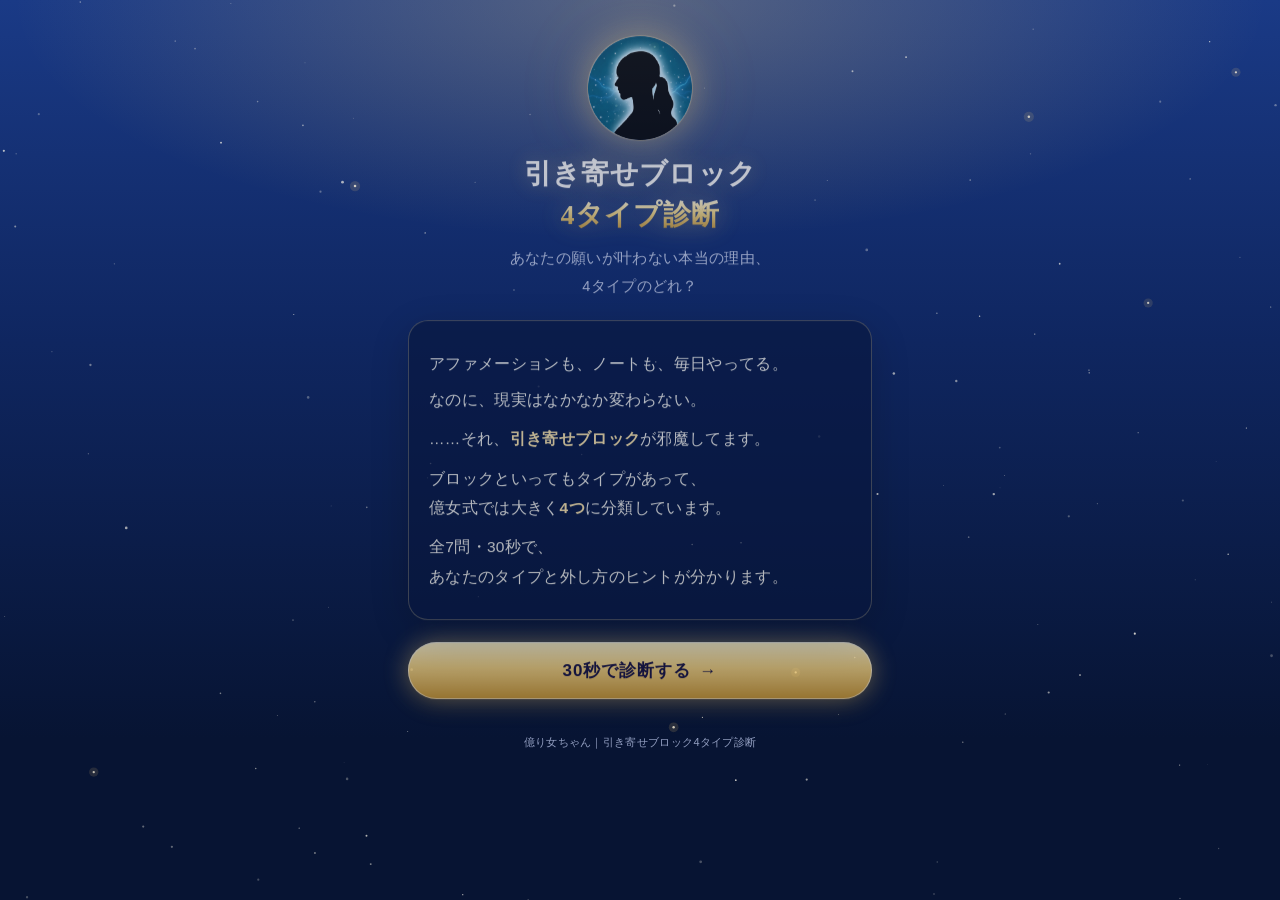
<file: index.html>
<!DOCTYPE html>
<html lang="ja"><head><meta charset="UTF-8"><link rel="icon" href="favicon.ico" sizes="any">
<link rel="icon" type="image/png" sizes="32x32" href="img/favicon-32.png">
<link rel="apple-touch-icon" href="img/apple-touch-icon.png">
<meta name="viewport" content="width=device-width, initial-scale=1.0">
<title>引き寄せ「ズレ」診断｜億り女ちゃん</title>
<meta http-equiv="refresh" content="0; url=shindan/">
<link rel="canonical" href="https://okurijotyan.github.io/shindan/">
<style>body{background:#06141f;color:#eaf4fa;font-family:sans-serif;text-align:center;padding:40px 16px}a{color:#9fdcff}</style>
</head><body><p><a href="shindan/">診断ページへ移動します</a></p></body></html>
</file>
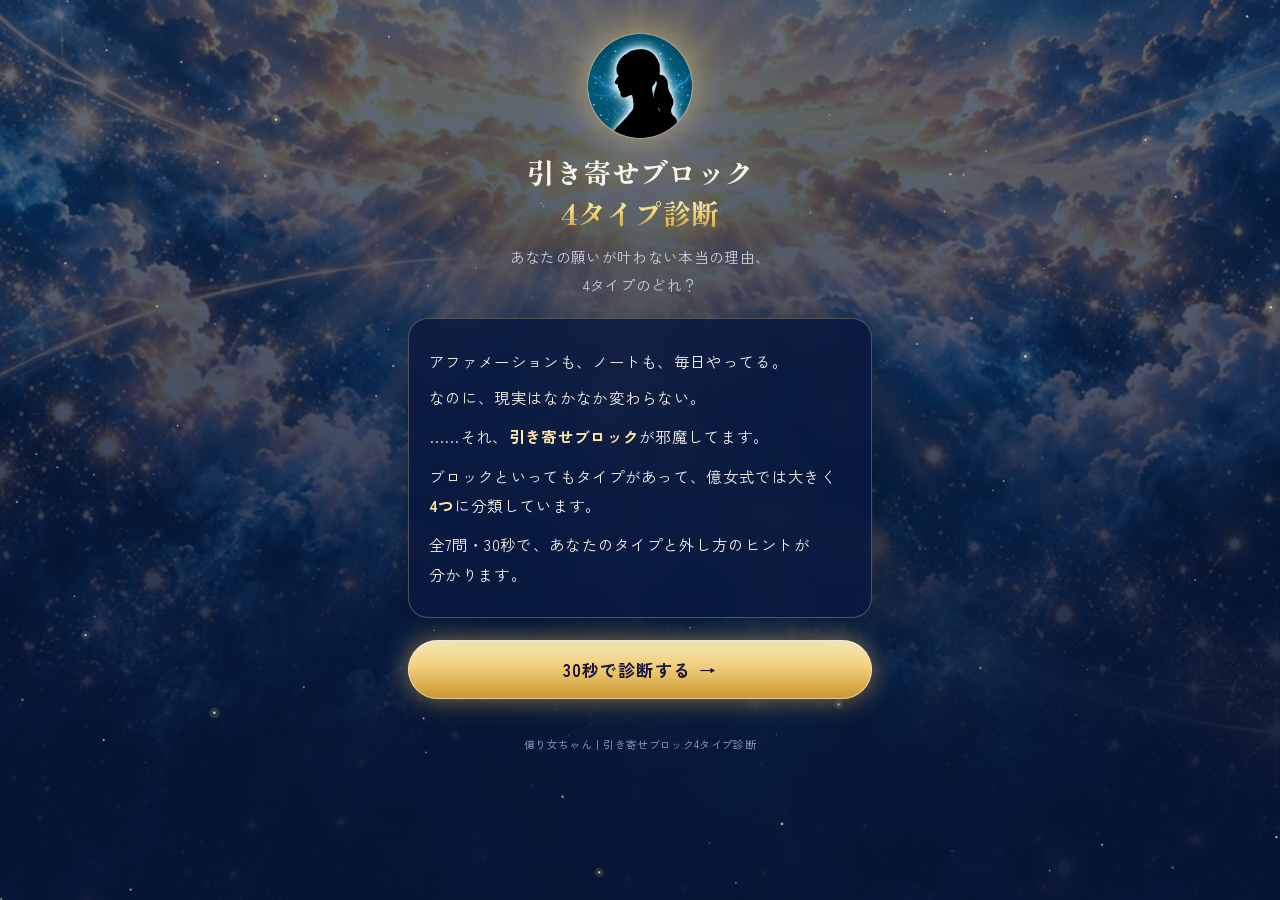
<file: shindan/index.html>
<!DOCTYPE html>
<html lang="ja">
<head>
<meta charset="UTF-8">
<meta name="viewport" content="width=device-width, initial-scale=1.0, viewport-fit=cover">
<title>引き寄せブロック4タイプ診断｜億り女ちゃん</title>
<meta name="description" content="引き寄せても現実が変わらないのは、引き寄せブロックのせいかも。あなたのブロックのタイプが30秒で分かります。">
<meta name="theme-color" content="#071433">
<meta property="og:type" content="website">
<meta property="og:title" content="引き寄せブロック4タイプ診断｜億り女ちゃん">
<meta property="og:description" content="あなたの願いが叶わない本当の理由、4タイプのどれ？ 全7問・30秒で診断。">
<meta property="og:image" content="https://okurijotyan.github.io/img/ogp.jpg">
<meta property="og:url" content="https://okurijotyan.github.io/shindan/">
<meta name="twitter:card" content="summary_large_image">
<link rel="icon" href="../favicon.ico" sizes="any">
<link rel="icon" type="image/png" sizes="32x32" href="../img/favicon-32.png">
<link rel="apple-touch-icon" href="../img/apple-touch-icon.png">
<link rel="preconnect" href="https://fonts.googleapis.com">
<link rel="preconnect" href="https://fonts.gstatic.com" crossorigin>
<link href="https://fonts.googleapis.com/css2?family=Shippori+Mincho+B1:wght@500;700;800&family=Zen+Kaku+Gothic+New:wght@400;500;700&display=swap" rel="stylesheet">
<link rel="stylesheet" href="../assets/style.css">
<style>.warn{color:#ffd98a;font-weight:700}</style>
</head>
<body data-root="../">
<div class="sky"></div><canvas id="stars" aria-hidden="true"></canvas>
<main class="wrap">

  <!-- はじめ -->
  <section id="intro" class="fade-in">
    <img class="avatar" src="../img/icon.webp" alt="億り女ちゃん" width="104" height="104">
    <h1 class="mincho" style="font-size:28px">引き寄せブロック<br><em>4タイプ診断</em></h1>
    <p class="sub">あなたの願いが叶わない本当の理由、<br>4タイプのどれ？</p>
    <div class="card">
      <p class="lead">アファメーションも、ノートも、毎日やってる。</p>
      <p class="lead">なのに、現実はなかなか変わらない。</p>
      <p class="lead" style="margin-top:10px">……それ、<b>引き寄せブロック</b>が邪魔してます。</p>
      <p class="lead" style="margin-top:10px">ブロックといってもタイプがあって、億女式では大きく<b>4つ</b>に分類しています。</p>
      <p class="lead" style="margin-top:10px">全7問・30秒で、あなたのタイプと外し方のヒントが分かります。</p>
    </div>
    <button class="btn" id="startbtn" type="button">30秒で診断する<span class="arrow">→</span></button>
  </section>

  <!-- 質問 -->
  <section id="quiz" class="hide" aria-live="polite">
    <div class="qmeta"><span>Q<b id="qnum">1</b> <span style="opacity:.6">/ 7</span></span><span id="qpct">0%</span></div>
    <div class="pbar"><i id="pfill"></i></div>
    <div id="qbox">
      <p class="qtext mincho" id="qtext"></p>
      <div id="opts"></div>
    </div>
    <button class="linkbtn hide" id="backbtn" type="button">← 1つ戻る</button>
  </section>

  <!-- 結果 -->
  <section id="result" class="hide">
    <div style="text-align:center"><span class="badge">あなたのタイプ</span></div>
    <img class="avatar" id="ricon" src="../img/icon.webp" alt="" width="120" height="120" style="width:140px;height:140px;margin:14px auto 8px" onerror="this.src='../img/icon.webp'">
    <h2 class="rtitle mincho" id="rtitle"></h2>
    <div class="card">
      <div id="rbody"></div>
      <div class="tonight" style="margin-top:16px">
        <p class="sec-h" style="justify-content:center;margin:0 0 6px">外し方のヒント</p>
        <div id="rfix"></div>
      </div>
    </div>
    <p class="bridge mincho" id="rnote"></p>

    <!-- オプチャ誘導 -->
    <div class="offer" id="offer">
      <div class="offer-body">
        <p class="offer-h2"><small>オプチャ「秘密の花園」に参加すると</small><strong>2大特典プレゼント</strong></p>
        <div class="gift">
          <div>
            <span class="gift-num">特典 ①</span>
            <p class="gift-t">引き寄せ体質になる<br>行動チェックリスト（全16項目）</p>
            <p class="gift-d">参加してすぐ受け取れる。言葉・心・お金・暮らしの4方向から、引き寄せ体質をつくる今日から使えるリスト。</p>
          </div>
        </div>
        <div class="gift">
          <div>
            <span class="gift-num">特典 ②</span>
            <p class="gift-t">誰でも現実がバグる<br>引き寄せ基礎講座</p>
            <p class="gift-d">手取り14万の私が、年商10億の社長さんから教わったことをまとめました。むずかしい知識はいりません。ワークを順番に進めるだけで、誰でも今日から始められます。</p>
          </div>
        </div>
        <ul class="checks">
          <li>参加したらすぐ、オプチャのノートから特典①②が受け取れる</li>
          <li>特典②は、ワークを順番に進めるだけ。むずかしい知識はいらない</li>
          <li id="offerLi"></li>
          <li>参加も受け取りも、ぜんぶ無料</li>
        </ul>
        <a class="btn chat" id="cta" href="#" target="_blank" rel="noopener">2大特典をオプチャで受け取る<span class="arrow">→</span></a>
        <p class="cta-sub">タップ → LINEオープンチャットに参加 → ノートからすぐ特典①②が受け取れる。<br>参加5秒・無料・ニックネームOK。<br><span class="warn">※一度退出すると、二度と参加できません。</span></p>
      </div>
    </div>

    <div class="share">
      <button id="copylink" type="button">診断リンクをコピーして友達に送る</button>
    </div>
    <button class="linkbtn" id="restartbtn" type="button">もう一度診断する</button>
  </section>

  <p class="foot">億り女ちゃん｜引き寄せブロック4タイプ診断</p>
</main>

<script src="../assets/common.js"></script>
<script type="module" src="../assets/phrase.js"></script>
<script>
// 各問4択。1=頑張らないと叶わない／2=不安が先に来る／3=考えすぎて動けない／4=願ったまま待っている。
// 表示順は毎回ランダム（採点は順番に関係なし）
var Q = [
  {t:"「叶えたいこと」を思い浮かべた瞬間、最初に出てくるのは？",
   o:[["「そのためには、もっと頑張らなきゃ」と予定を詰めたくなる",1],
      ["「でも、もしダメだったら…」がすぐ横に浮かぶ",2],
      ["「どうやったら叶うんだろう」と、やり方を調べたくなる",3],
      ["叶った場面をうっとり想像して、そこで満足しちゃう",4]]},
  {t:"引き寄せや金運の情報、どう付き合ってる？",
   o:[["やると決めたら毎日きっちり。できなかった日は自分を責める",1],
      ["「これをしないと運が下がる」系の話を見ると、ドキッとして気になる",2],
      ["保存した投稿がたまる一方で、結局どれが正解か分からない",3],
      ["読んで「いい話だな」と思って、それで終わることが多い",4]]},
  {t:"久しぶりに、何の予定もない休日。どう過ごす？",
   o:[["たまった家事や用事を片づけて、気づいたら1日が終わっている",1],
      ["何もしていないと、お金や将来のことを考えて落ち着かない",2],
      ["「有意義に過ごさなきゃ」と考えているうちに、夕方になる",3],
      ["「こんな休日を過ごせたらな」と理想を想像して、結局いつもどおり",4]]},
  {t:"夜、布団に入ってから考えていることは？",
   o:[["明日やることの確認と、今日できなかったことの反省",1],
      ["お金・家族・将来…「大丈夫かな」がぐるぐる回る",2],
      ["「あの時こうしていれば」「あれってどういう意味？」の考え直し",3],
      ["「いつかこうなれたらいいな」と想像して、気持ちよく眠る",4]]},
  {t:"友達が「最近すごく調子いいんだ」と話してくれた。心の中は？",
   o:[["「すごい。私ももっと頑張らないと」",1],
      ["「いいな…それに比べて私は」と、少し焦る",2],
      ["「何をしたんだろう。やり方を詳しく聞きたい」",3],
      ["「いいなぁ。私にもそのうち来るといいな」",4]]},
  {t:"誰かに「もう頑張らなくていいよ」と言われたら？",
   o:[["「いや、頑張らないと何も変わらない」と思う",1],
      ["ほっとする反面、「本当に？後で困らない？」と心配になる",2],
      ["「じゃあ、何をすればいいの？」と具体的な方法が気になる",3],
      ["「よかった〜」とほっとして、そのまま今のペースでいる",4]]},
  {t:"3年後の「理想の私」を思い浮かべると？",
   o:[["「そこまでいくには、今の何倍も頑張らなきゃ」と少し疲れる",1],
      ["浮かべようとすると「現実は厳しい」が邪魔をして、ぼやける",2],
      ["理想がいくつもあって、どれが本当の望みか決めきれない",3],
      ["細かく浮かんでうっとりする。でも明日の予定はいつもどおり",4]]}
];
var BRIDGE = "診断で分かるのは、<br>あなたの理想を邪魔してる原因だけ。<br><br>でも、原因がわかっただけでは、<br>ブロックは外れません。<br>外すには、正しい知識が必要です。";
var R = {
  1:{li:'いま出た<b>「頑張らないと叶わない」タイプ</b>の外し方も、オプチャで随時公開していきます', title:"頑張らないと<br>叶わないと思っているタイプ", note:BRIDGE,
     body:["あなたのブロックは、<b>「頑張らないと叶わない」</b>と思い込んでいるタイプです。",
           "叶えたいことがあると、まず自分にムチを入れる。努力も我慢も節約も、ちゃんとできてしまう人。だからこそ、ずっと力が入りっぱなしで、願いが入ってくるすき間がなくなっています。",
           "3年前の私も、まさにこれでした。手取り14万で、節約と我慢さえすれば何とかなると信じていた頃です。"],
     fix:["・「やらなくても大丈夫だった」ことを、1日1個見つける","・我慢している節約を1つやめて、そのお金で自分を喜ばせる"]},
  2:{li:'いま出た<b>「不安が先に来る」タイプ</b>の外し方も、オプチャで随時公開していきます', title:"願うより先に<br>不安が来るタイプ", note:BRIDGE,
     body:["あなたのブロックは、<b>願うより先に不安が来る</b>タイプです。",
           "願いを思い浮かべた瞬間、「でも、もしダメだったら」「来月の支払いは」と、不安が横から入ってくる。周りに気を配れて、責任感が強い人ほどこのタイプになります。",
           "不安で頭がいっぱいの時は、願う余裕そのものが小さくなっています。願う力が弱いんじゃなくて、不安に席を取られているだけなんです。"],
     fix:["・心配は頭の中で回さず、紙に全部書き出して閉じる","・「もしそうなったら、こうする」を1つだけ決めておく"]},
  3:{li:'いま出た<b>「考えすぎて動けない」タイプ</b>の外し方も、オプチャで随時公開していきます', title:"考えすぎて<br>動けないタイプ", note:BRIDGE,
     body:["あなたのブロックは、<b>考えすぎて動けない</b>タイプです。",
           "保存した投稿、メモ、買った本。知識はたくさんあるのに、「どれが正解？」と考えているうちに日が過ぎていく。真面目で勉強熱心な人ほどこのタイプです。",
           "足りないのは知識じゃなくて、1つに絞って動くこと。動いた人から、現実が変わっていきます。"],
     fix:["・保存した情報から1つだけ選んで、今週はそれだけやる","・迷ったら「どっちが正しい？」ではなく「どっちが気分がいい？」で決める"]},
  4:{li:'いま出た<b>「願ったまま待っている」タイプ</b>の外し方も、オプチャで随時公開していきます', title:"願ったまま<br>待っているタイプ", note:BRIDGE,
     body:["あなたのブロックは、<b>願ったまま待っている</b>タイプです。",
           "理想の暮らしを思い描くのは、とても上手。ワクワクする気持ちも、ちゃんと持てている。なのに、思い描いたところで満足して、現実の一歩が後回しになっています。",
           "引き寄せをがんばっている人ほど、実はこのタイプが多いんです。想像は大事。ただ、想像のあとに小さく動いた人から、現実が変わっていきます。"],
     fix:["・叶った場面を想像したら、すぐ後に「明日できる1分の行動」を1つ決める","・「いつか」と言っていることを1つ、カレンダーに日付で書く"]}
};

var i = 0, score = {1:0,2:0,3:0,4:0}, answers = [], view = [];
function $(id){ return document.getElementById(id); }
function shuffle(a){ a = a.slice(); for (var k = a.length - 1; k > 0; k--) { var j = Math.floor(Math.random() * (k + 1)); var t = a[k]; a[k] = a[j]; a[j] = t; } return a; }
for (var n = 0; n < Q.length; n++) view.push(shuffle(Q[n].o));

function start(){ $("intro").classList.add("hide"); $("quiz").classList.remove("hide"); render(); scrollTo(0,0); }
function render(){
  var q = Q[i], pct = Math.round(i / Q.length * 100);
  $("qnum").textContent = i + 1; $("qpct").textContent = pct + "%"; $("pfill").style.width = pct + "%";
  $("qtext").textContent = q.t;
  var opts = $("opts"); opts.innerHTML = "";
  view[i].forEach(function(o){
    var b = document.createElement("button");
    b.type = "button"; b.className = "opt"; b.setAttribute("data-type", o[1]);
    b.innerHTML = '<span class="dot" aria-hidden="true"></span><span></span>';
    b.lastChild.textContent = o[0];
    opts.appendChild(b);
  });
  $("backbtn").classList.toggle("hide", i === 0);
  okuriPhrase($("quiz"));
}
// 選んだら、すぐ次の質問へ（ナマケ隊長の診断と同じ動き）
function choose(type){
  score[type]++; answers.push(type);
  if (i < Q.length - 1) { i++; render(); } else { finish(); }
}
function back(){ if (i === 0) return; i--; var last = answers.pop(); score[last]--; render(); }

function finish(){
  $("pfill").style.width = "100%";
  // 4タイプの中で一番多い物（同点なら、後の質問で選んだほうを優先）
  var best = null;
  for (var k = answers.length - 1; k >= 0; k--) { var t = answers[k]; if (best === null || score[t] > score[best]) best = t; }
  var r = R[best];
  $("quiz").classList.add("hide"); $("result").classList.remove("hide");
  $("ricon").src = "../img/type-" + best + ".jpg";
  $("rtitle").innerHTML = r.title;
  $("rbody").innerHTML = r.body.map(function(p){ return '<p class="lead">' + p + '</p>'; }).join("");
  $("rfix").innerHTML = '<ul class="fixlist">' + r.fix.map(function(f){ return '<li>' + f.replace(/^・/, "") + '</li>'; }).join("") + '</ul>';
  $("rnote").innerHTML = r.note;
  $("offerLi").innerHTML = r.li;
  $("cta").href = OKURI.openchat;
  okuriPhrase($("result"));
  scrollTo(0,0);
}

$("startbtn").addEventListener("click", start);
$("backbtn").addEventListener("click", back);
$("restartbtn").addEventListener("click", function(){ location.reload(); });
$("opts").addEventListener("click", function(e){ var b = e.target.closest(".opt"); if (b) choose(parseInt(b.getAttribute("data-type"), 10)); });
$("copylink").addEventListener("click", function(){
  var url = location.href.split("#")[0];
  var done = function(){ okuriToast("リンクをコピーしました"); };
  if (navigator.clipboard) navigator.clipboard.writeText(url).then(done, function(){ prompt("このリンクをコピーしてください", url); });
  else prompt("このリンクをコピーしてください", url);
});
</script>
</body>
</html>
</file>
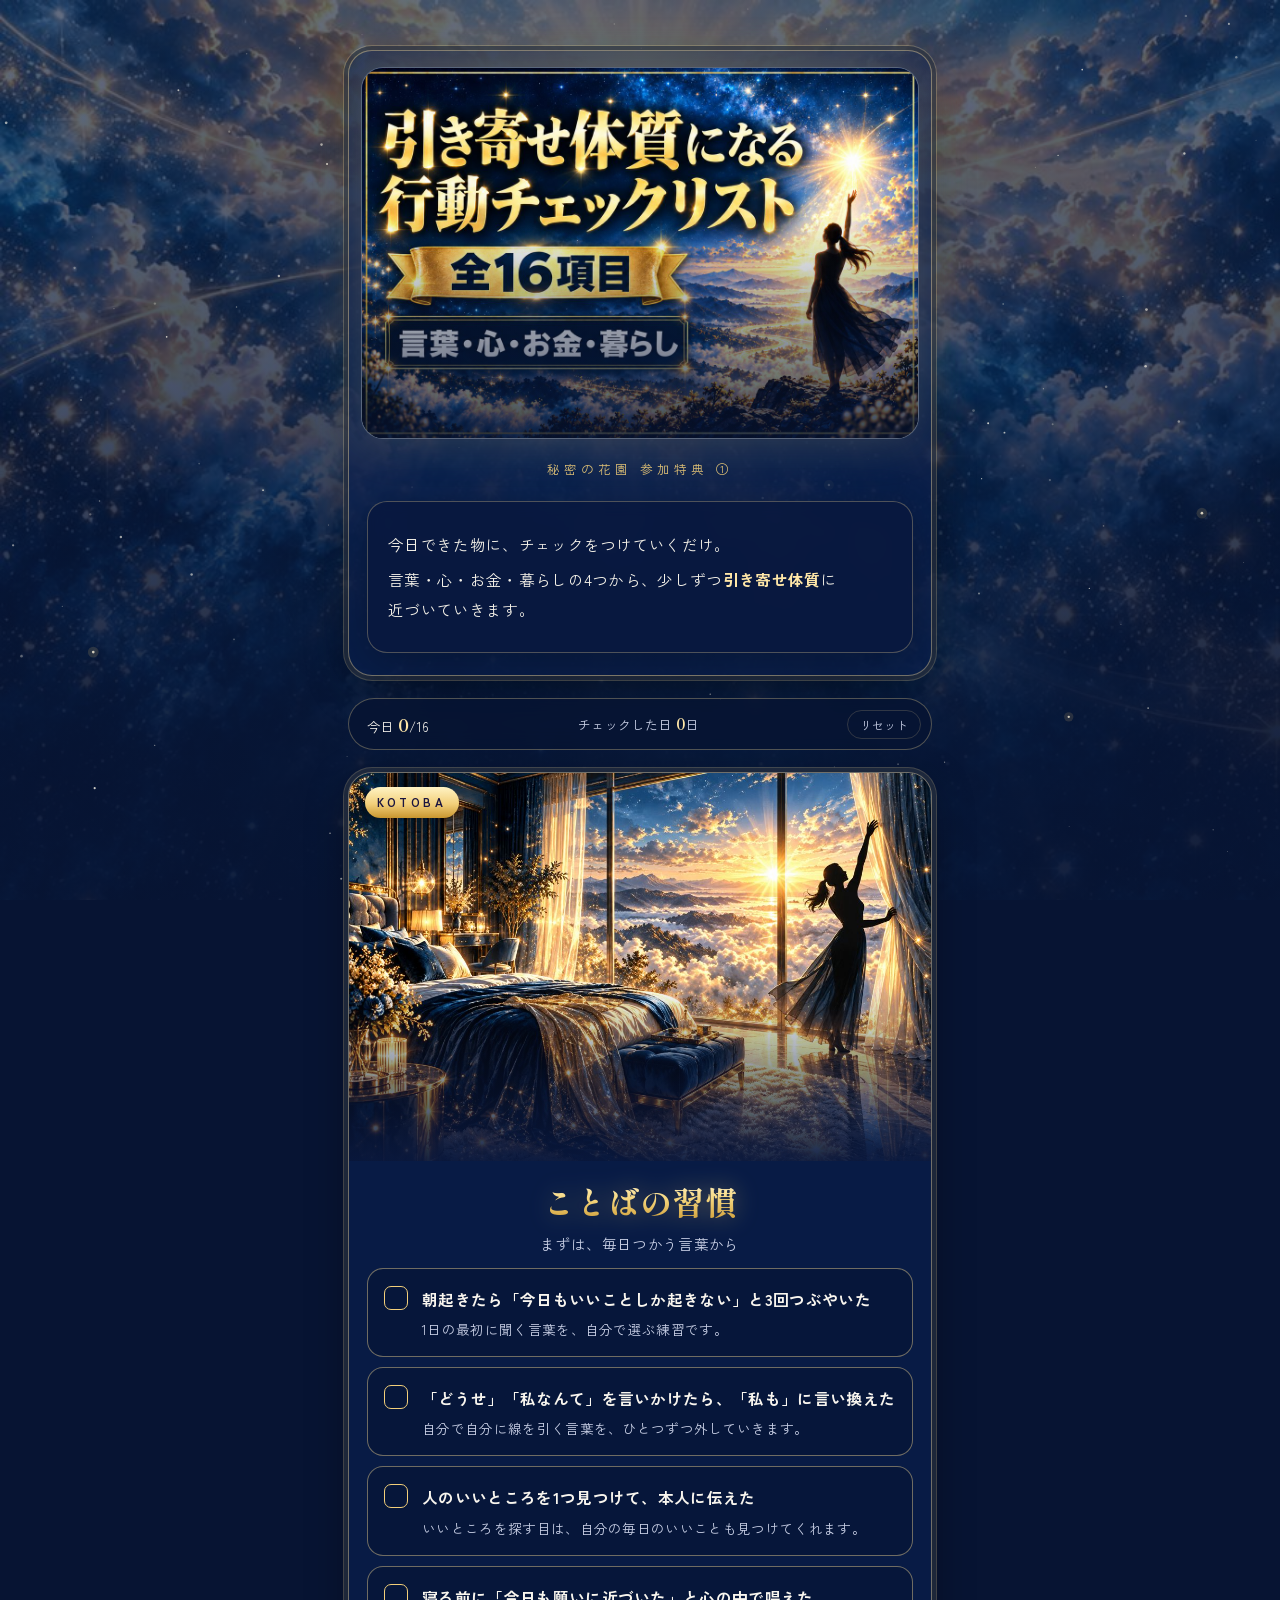
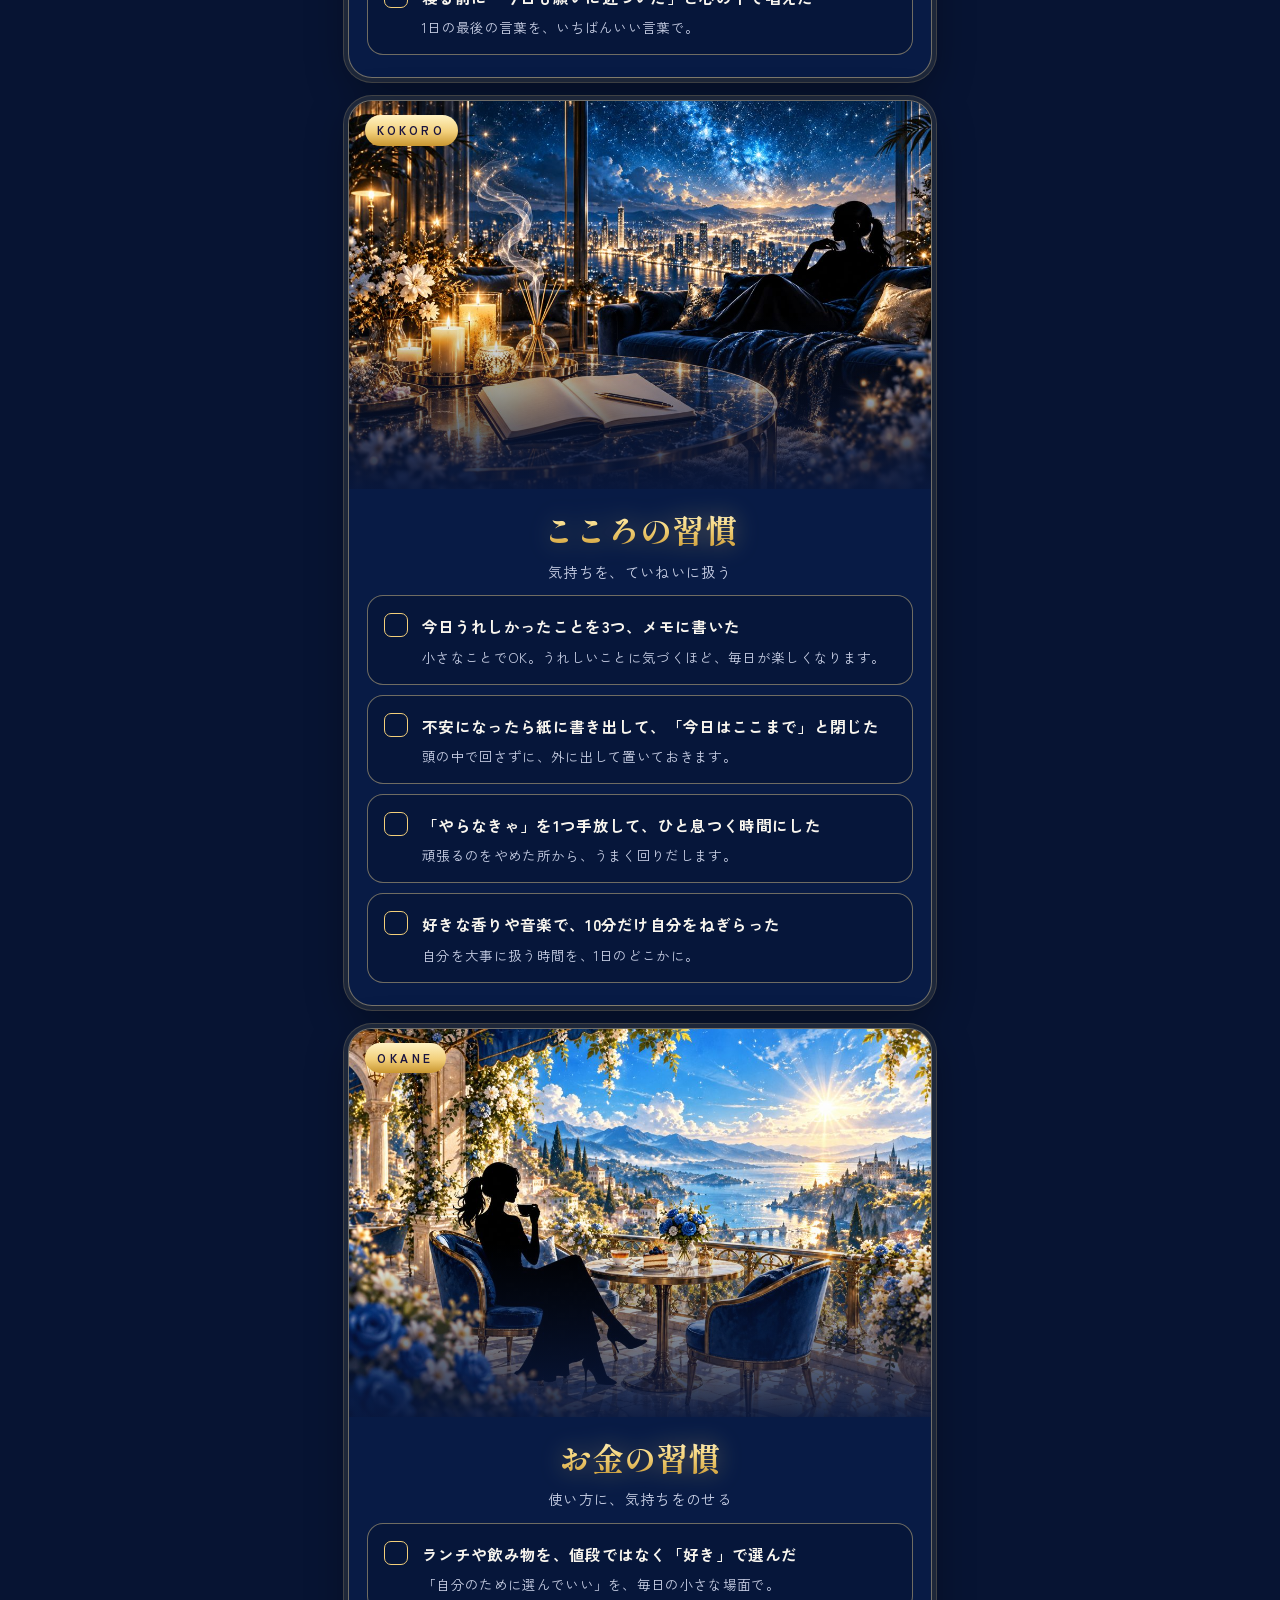
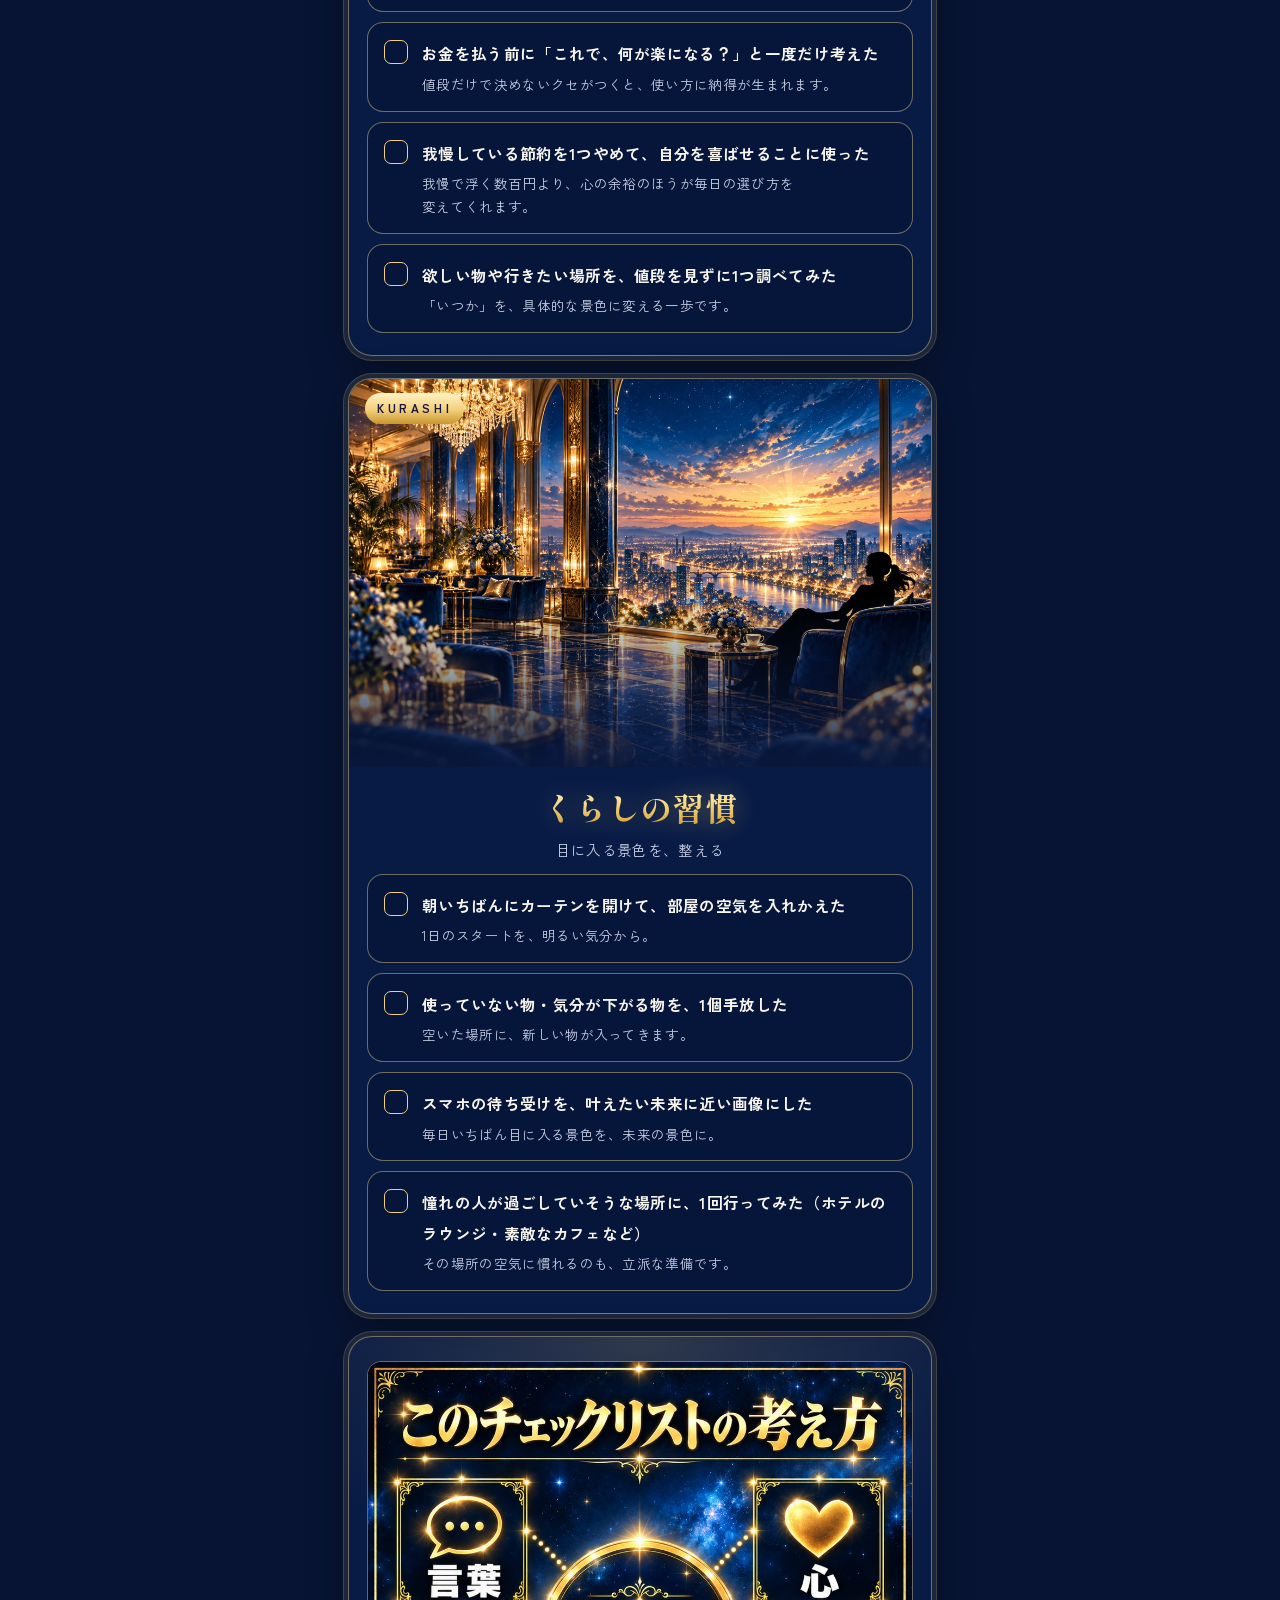
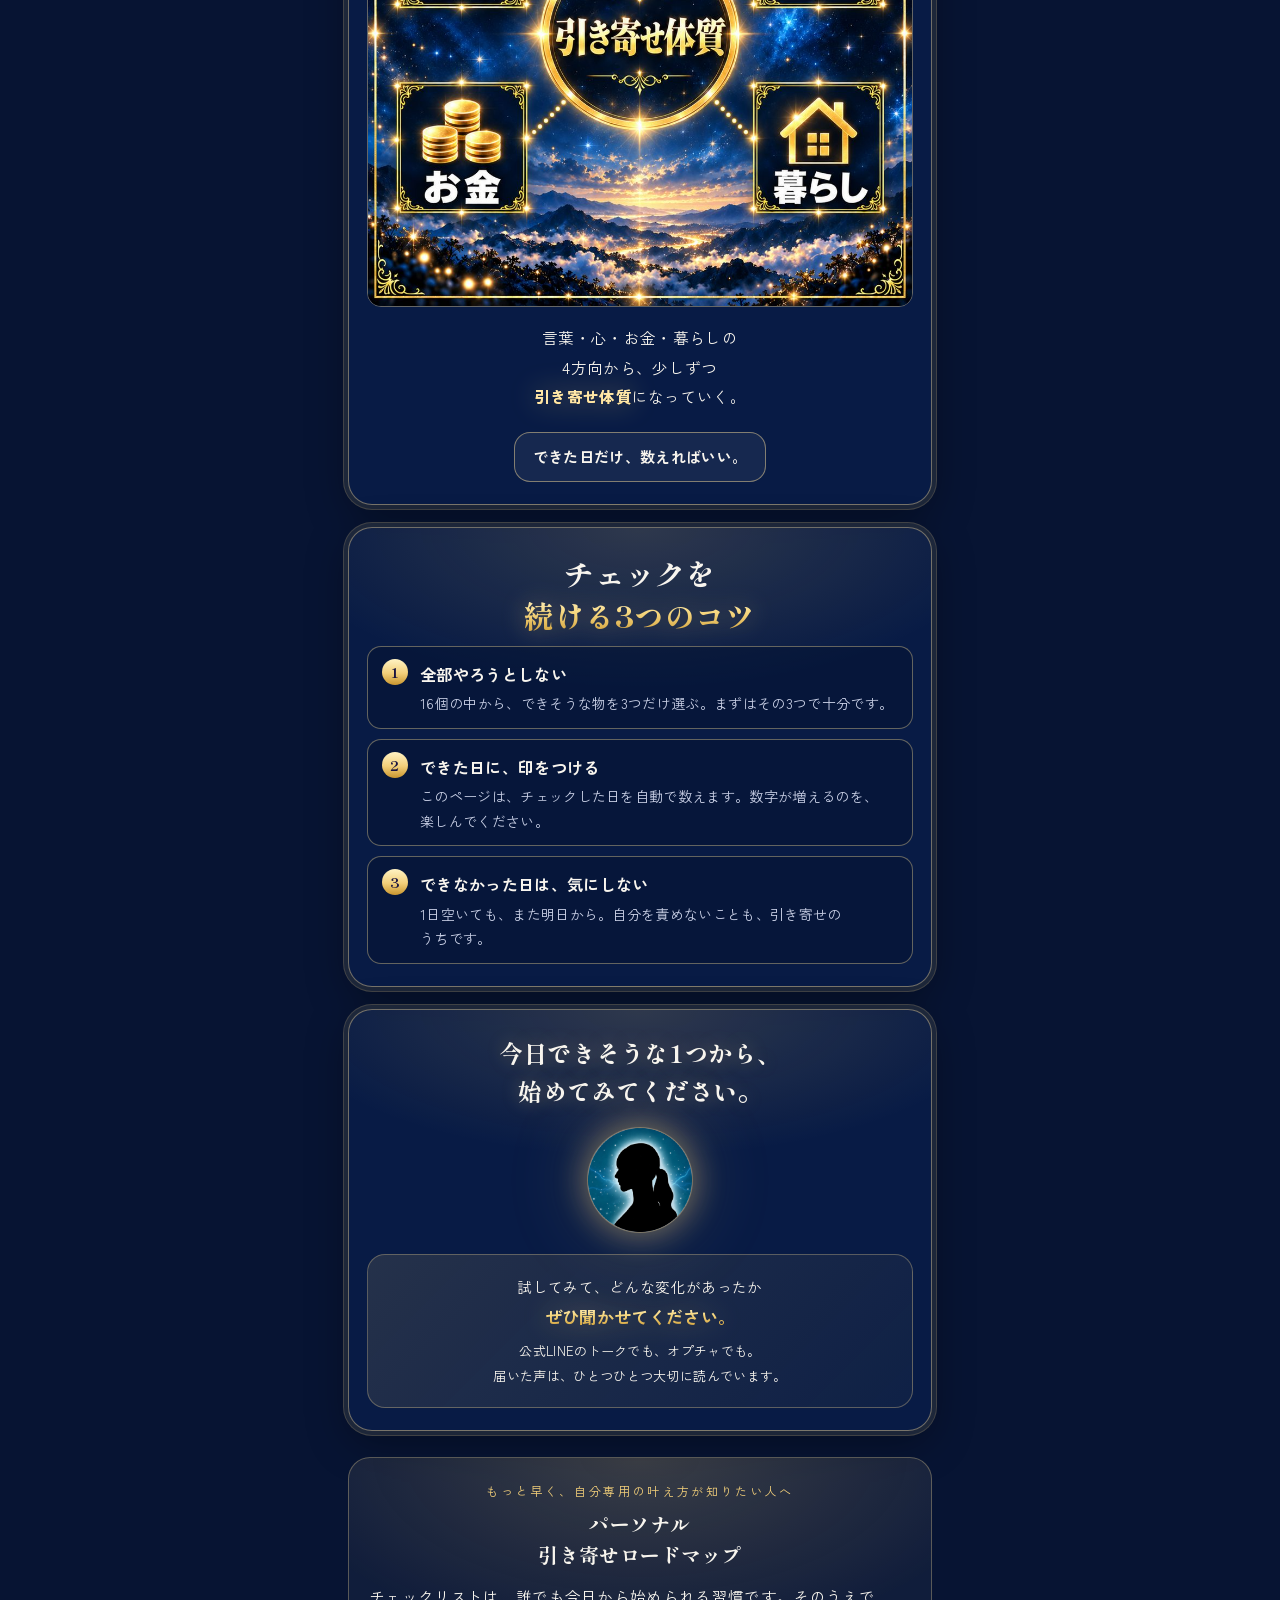
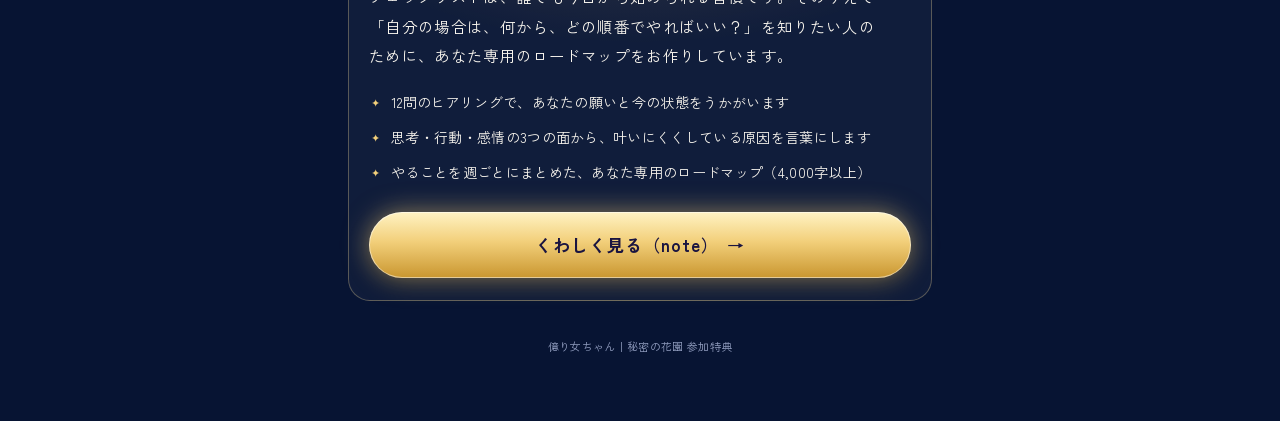
<file: gift/checklist/index.html>
<!DOCTYPE html>
<html lang="ja">
<head>
<meta charset="UTF-8">
<meta name="viewport" content="width=device-width, initial-scale=1.0, viewport-fit=cover">
<title>引き寄せ体質になる行動チェックリスト｜億り女ちゃん</title>
<meta name="robots" content="noindex">
<meta name="theme-color" content="#071433">
<link rel="icon" href="../../favicon.ico" sizes="any">
<link rel="icon" type="image/png" sizes="32x32" href="../../img/favicon-32.png">
<link rel="apple-touch-icon" href="../../img/apple-touch-icon.png">
<link rel="preconnect" href="https://fonts.googleapis.com">
<link rel="preconnect" href="https://fonts.gstatic.com" crossorigin>
<link href="https://fonts.googleapis.com/css2?family=Shippori+Mincho+B1:wght@500;700;800&family=Zen+Kaku+Gothic+New:wght@400;500;700&display=swap" rel="stylesheet">
<link rel="stylesheet" href="../../assets/style.css">
<style>
.wrap{max-width:620px}
.r-sec{padding-top:0;overflow:hidden}
.r-img{position:relative;margin:0 -18px 18px;aspect-ratio:3/2;overflow:hidden}
.r-img img{width:100%;height:100%;object-fit:cover;display:block}
.r-img:after{content:"";position:absolute;inset:0;background:linear-gradient(180deg,rgba(7,20,51,0) 55%,rgba(9,24,62,.95) 100%)}
.r-time{position:absolute;left:16px;top:14px;z-index:1;font-size:12px;letter-spacing:.3em;font-weight:700;color:#1a1440;background:linear-gradient(180deg,#fff3c4,#f2cf7a 55%,#c9962f);padding:4px 12px;border-radius:99px}
.r-sec .sheet-h{font-size:32px}
.ck-counter{font-size:13px;white-space:nowrap}
.ck-counter .d{color:var(--ink2)}
.ck-counter .d b{font-size:15px}
.ck-counter button{flex:0 0 auto}
.map-img{display:block;width:100%;border-radius:14px;border:1px solid rgba(240,214,150,.4)}
</style>
</head>
<body data-root="../../">
<div class="sky"></div><canvas id="stars" aria-hidden="true"></canvas>
<main class="wrap">

  <!-- 表紙 -->
  <section class="sheet cover-sheet">
    <div class="cover" style="aspect-ratio:3/2"><img src="../../img/c-cover.jpg" alt="引き寄せ体質になる 行動チェックリスト" onerror="this.src='../../img/gift-1.jpg'"></div>
    <p class="eyebrow" style="margin-top:18px">秘密の花園 参加特典 ①</p>
    <div class="card" style="text-align:left">
      <p class="lead">今日できた物に、チェックをつけていくだけ。</p>
      <p class="lead">言葉・心・お金・暮らしの4つから、少しずつ<b>引き寄せ体質</b>に近づいていきます。</p>
    </div>
  </section>

  <div class="counter ck-counter"><span>今日 <b id="cnt">0</b>/16</span><span class="d">チェックした日 <b id="days">0</b>日</span><button type="button" id="reset">リセット</button></div>
  <p class="cta-sub" id="nosave" style="display:none">※この端末では保存できないため、ページを閉じるとチェックが消えます。</p>

  <div id="list"></div>

  <!-- 考え方 -->
  <section class="sheet">
    <img class="map-img" src="../../img/c-map.jpg" alt="このチェックリストの考え方：言葉・心・お金・暮らしの4方向から引き寄せ体質へ" onerror="this.remove()">
    <p class="lead" style="text-align:center;margin-top:16px">言葉・心・お金・暮らしの<br>4方向から、少しずつ<br><b class="gold">引き寄せ体質</b>になっていく。</p>
    <p class="bubble">できた日だけ、数えればいい。</p>
  </section>

  <!-- 続けるコツ -->
  <section class="sheet">
    <h2 class="sheet-h mincho">チェックを<br><em>続ける3つのコツ</em></h2>
    <ol class="tips">
      <li><b>全部やろうとしない</b><span>16個の中から、できそうな物を3つだけ選ぶ。まずはその3つで十分です。</span></li>
      <li><b>できた日に、印をつける</b><span>このページは、チェックした日を自動で数えます。数字が増えるのを、楽しんでください。</span></li>
      <li><b>できなかった日は、気にしない</b><span>1日空いても、また明日から。自分を責めないことも、引き寄せのうちです。</span></li>
    </ol>
  </section>

  <!-- 締め -->
  <section class="sheet closing">
    <p class="big mincho" style="font-size:24px">今日できそうな1つから、<br>始めてみてください。</p>
    <img class="avatar" src="../../img/icon.webp" alt="" width="104" height="104" style="margin-top:18px">
    <div class="thanks">
      <p>試してみて、どんな変化があったか<br><b class="gold" style="font-size:17px">ぜひ聞かせてください。</b></p>
      <p style="font-size:13px;margin-top:6px">公式LINEのトークでも、オプチャでも。<br>届いた声は、ひとつひとつ大切に読んでいます。</p>
    </div>
  </section>

  <!-- note -->
  <div class="product">
    <p class="k">もっと早く、自分専用の叶え方が知りたい人へ</p>
    <h3 class="mincho">パーソナル<br>引き寄せロードマップ</h3>
    <p class="lead" style="margin-top:12px">チェックリストは、誰でも今日から始められる習慣です。そのうえで「自分の場合は、何から、どの順番でやればいい？」を知りたい人のために、あなた専用のロードマップをお作りしています。</p>
    <ul>
      <li>12問のヒアリングで、あなたの願いと今の状態をうかがいます</li>
      <li>思考・行動・感情の3つの面から、叶いにくくしている原因を言葉にします</li>
      <li>やることを週ごとにまとめた、あなた専用のロードマップ（4,000字以上）</li>
    </ul>
    <a class="btn" id="noteLink" href="#" target="_blank" rel="noopener">くわしく見る（note）<span class="arrow">→</span></a>
  </div>

  <p class="foot">億り女ちゃん｜秘密の花園 参加特典</p>
</main>

<script src="../../assets/common.js"></script>
<script type="module" src="../../assets/phrase.js"></script>
<script>
// [やること, ひとこと]
var G = [
  {k:"KOTOBA", img:"morning", name:"ことばの習慣", sub:"まずは、毎日つかう言葉から", items:[
    ["朝起きたら「今日もいいことしか起きない」と3回つぶやいた","1日の最初に聞く言葉を、自分で選ぶ練習です。"],
    ["「どうせ」「私なんて」を言いかけたら、「私も」に言い換えた","自分で自分に線を引く言葉を、ひとつずつ外していきます。"],
    ["人のいいところを1つ見つけて、本人に伝えた","いいところを探す目は、自分の毎日のいいことも見つけてくれます。"],
    ["寝る前に「今日も願いに近づいた」と心の中で唱えた","1日の最後の言葉を、いちばんいい言葉で。"]]},
  {k:"KOKORO", img:"night", name:"こころの習慣", sub:"気持ちを、ていねいに扱う", items:[
    ["今日うれしかったことを3つ、メモに書いた","小さなことでOK。うれしいことに気づくほど、毎日が楽しくなります。"],
    ["不安になったら紙に書き出して、「今日はここまで」と閉じた","頭の中で回さずに、外に出して置いておきます。"],
    ["「やらなきゃ」を1つ手放して、ひと息つく時間にした","頑張るのをやめた所から、うまく回りだします。"],
    ["好きな香りや音楽で、10分だけ自分をねぎらった","自分を大事に扱う時間を、1日のどこかに。"]]},
  {k:"OKANE", img:"day", name:"お金の習慣", sub:"使い方に、気持ちをのせる", items:[
    ["ランチや飲み物を、値段ではなく「好き」で選んだ","「自分のために選んでいい」を、毎日の小さな場面で。"],
    ["お金を払う前に「これで、何が楽になる？」と一度だけ考えた","値段だけで決めないクセがつくと、使い方に納得が生まれます。"],
    ["我慢している節約を1つやめて、自分を喜ばせることに使った","我慢で浮く数百円より、心の余裕のほうが毎日の選び方を変えてくれます。"],
    ["欲しい物や行きたい場所を、値段を見ずに1つ調べてみた","「いつか」を、具体的な景色に変える一歩です。"]]},
  {k:"KURASHI", img:"weekend", name:"くらしの習慣", sub:"目に入る景色を、整える", items:[
    ["朝いちばんにカーテンを開けて、部屋の空気を入れかえた","1日のスタートを、明るい気分から。"],
    ["使っていない物・気分が下がる物を、1個手放した","空いた場所に、新しい物が入ってきます。"],
    ["スマホの待ち受けを、叶えたい未来に近い画像にした","毎日いちばん目に入る景色を、未来の景色に。"],
    ["憧れの人が過ごしていそうな場所に、1回行ってみた（ホテルのラウンジ・素敵なカフェなど）","その場所の空気に慣れるのも、立派な準備です。"]]}
];
var saveOK = true;
try { localStorage.setItem("okuri_t", "1"); localStorage.removeItem("okuri_t"); } catch (e) { saveOK = false; }
if (!saveOK) document.getElementById("nosave").style.display = "block";
function todayKey(){ var d = new Date(); return d.getFullYear() + "-" + (d.getMonth() + 1) + "-" + d.getDate(); }
var dkey = todayKey(), state = okuriStore("okuri_ck_" + dkey) || {};
var html = "";
G.forEach(function(g){
  html += '<section class="sheet r-sec"><div class="r-img"><img src="../../img/r-' + g.img + '.jpg" alt="" loading="lazy" onerror="this.parentNode.remove()"><span class="r-time">' + g.k + '</span></div><h2 class="sheet-h mincho" style="margin-top:2px"><em>' + g.name + '</em></h2><p class="sub" style="margin:-4px 0 6px">' + g.sub + '</p>';
  g.items.forEach(function(it, n){
    var id = g.k + n;
    html += '<label class="item' + (state[id] ? ' on' : '') + '" data-id="' + id + '"><input type="checkbox"' + (state[id] ? ' checked' : '') + '><span class="box" aria-hidden="true"></span><span><span class="it">' + it[0] + '</span><span class="why" style="display:block">' + it[1] + '</span></span></label>';
  });
  html += '</section>';
});
document.getElementById("list").innerHTML = html;

function count(){
  var c = 0; for (var k in state) if (state[k]) c++;
  document.getElementById("cnt").textContent = c;
  var days = okuriStore("okuri_ck_days") || {};
  if (c) days[dkey] = 1; else delete days[dkey];
  okuriStore("okuri_ck_days", days);
  document.getElementById("days").textContent = Object.keys(days).length;
}
function sync(keepId){ // ページを開いたまま日付が変わったら、新しい日として数え直す（いま押した物は残す）
  var k = todayKey(); if (k === dkey) return;
  dkey = k; state = okuriStore("okuri_ck_" + dkey) || {};
  document.querySelectorAll(".item").forEach(function(it){ var id = it.getAttribute("data-id"); if (id === keepId) return; var on = !!state[id]; it.classList.toggle("on", on); it.querySelector("input").checked = on; });
}
document.getElementById("list").addEventListener("change", function(e){
  var item = e.target.closest(".item"); if (!item) return;
  sync(item.getAttribute("data-id"));
  var id = item.getAttribute("data-id"); state[id] = e.target.checked;
  item.classList.toggle("on", e.target.checked);
  okuriStore("okuri_ck_" + dkey, state); count();
});
document.getElementById("reset").addEventListener("click", function(){
  sync(); state = {}; okuriStore("okuri_ck_" + dkey, state);
  document.querySelectorAll(".item").forEach(function(it){ it.classList.remove("on"); it.querySelector("input").checked = false; });
  count();
});
document.addEventListener("visibilitychange", function(){ if (!document.hidden) { sync(); count(); } });
count();
document.getElementById("noteLink").href = OKURI.note;
okuriPhrase(document.querySelector("main"));
</script>
</body>
</html>
</file>
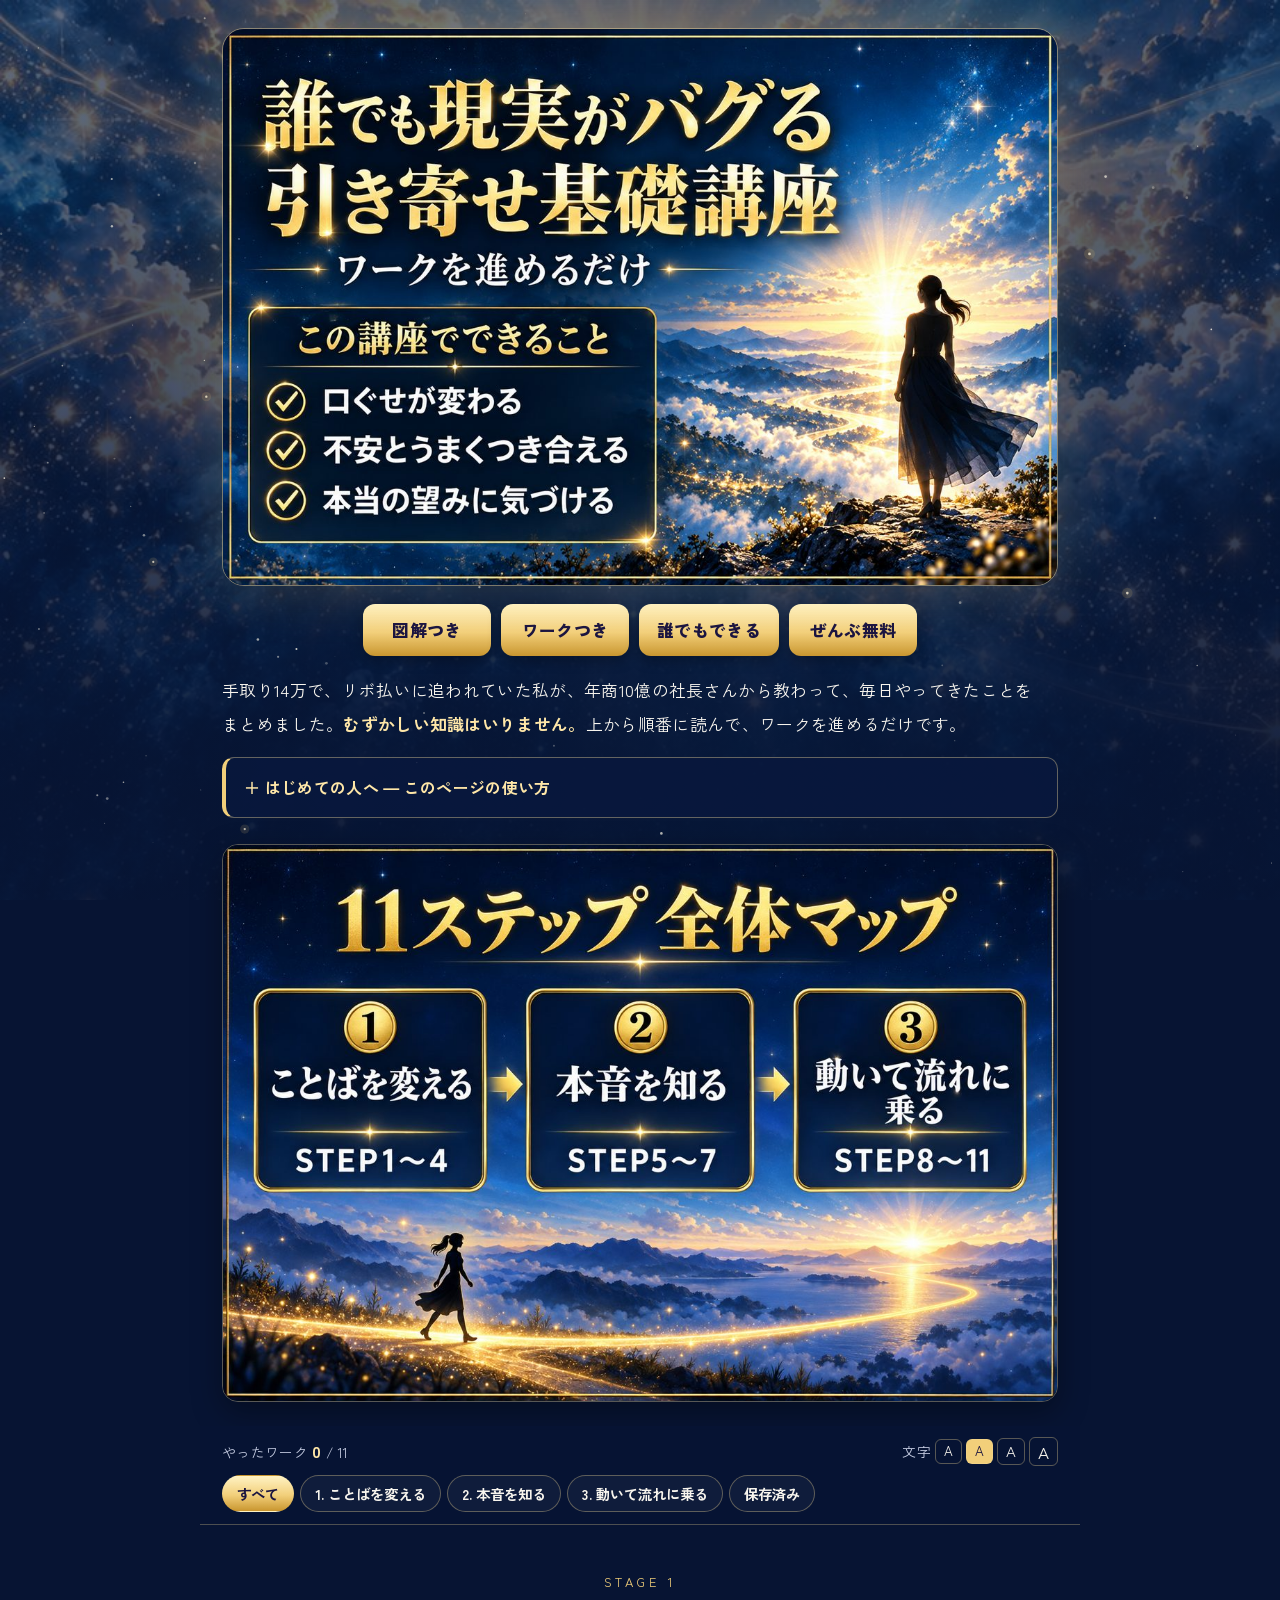
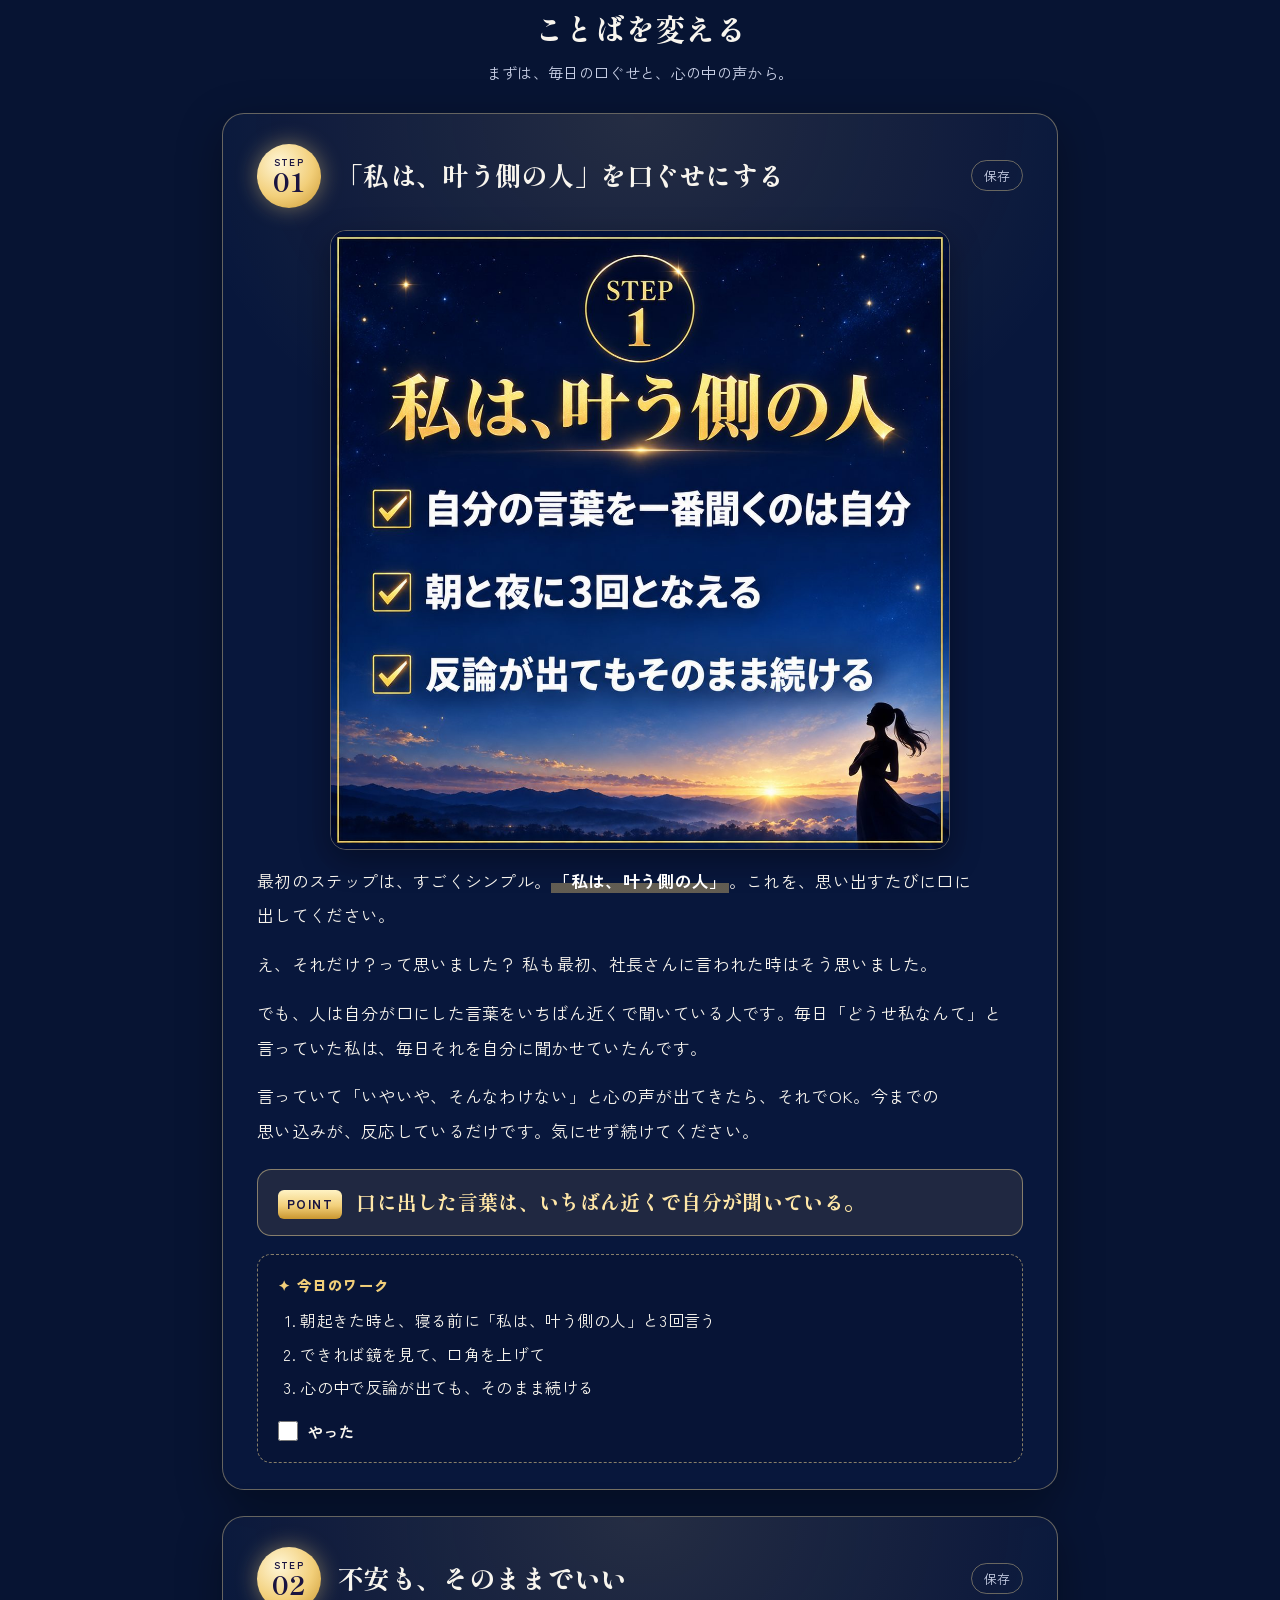
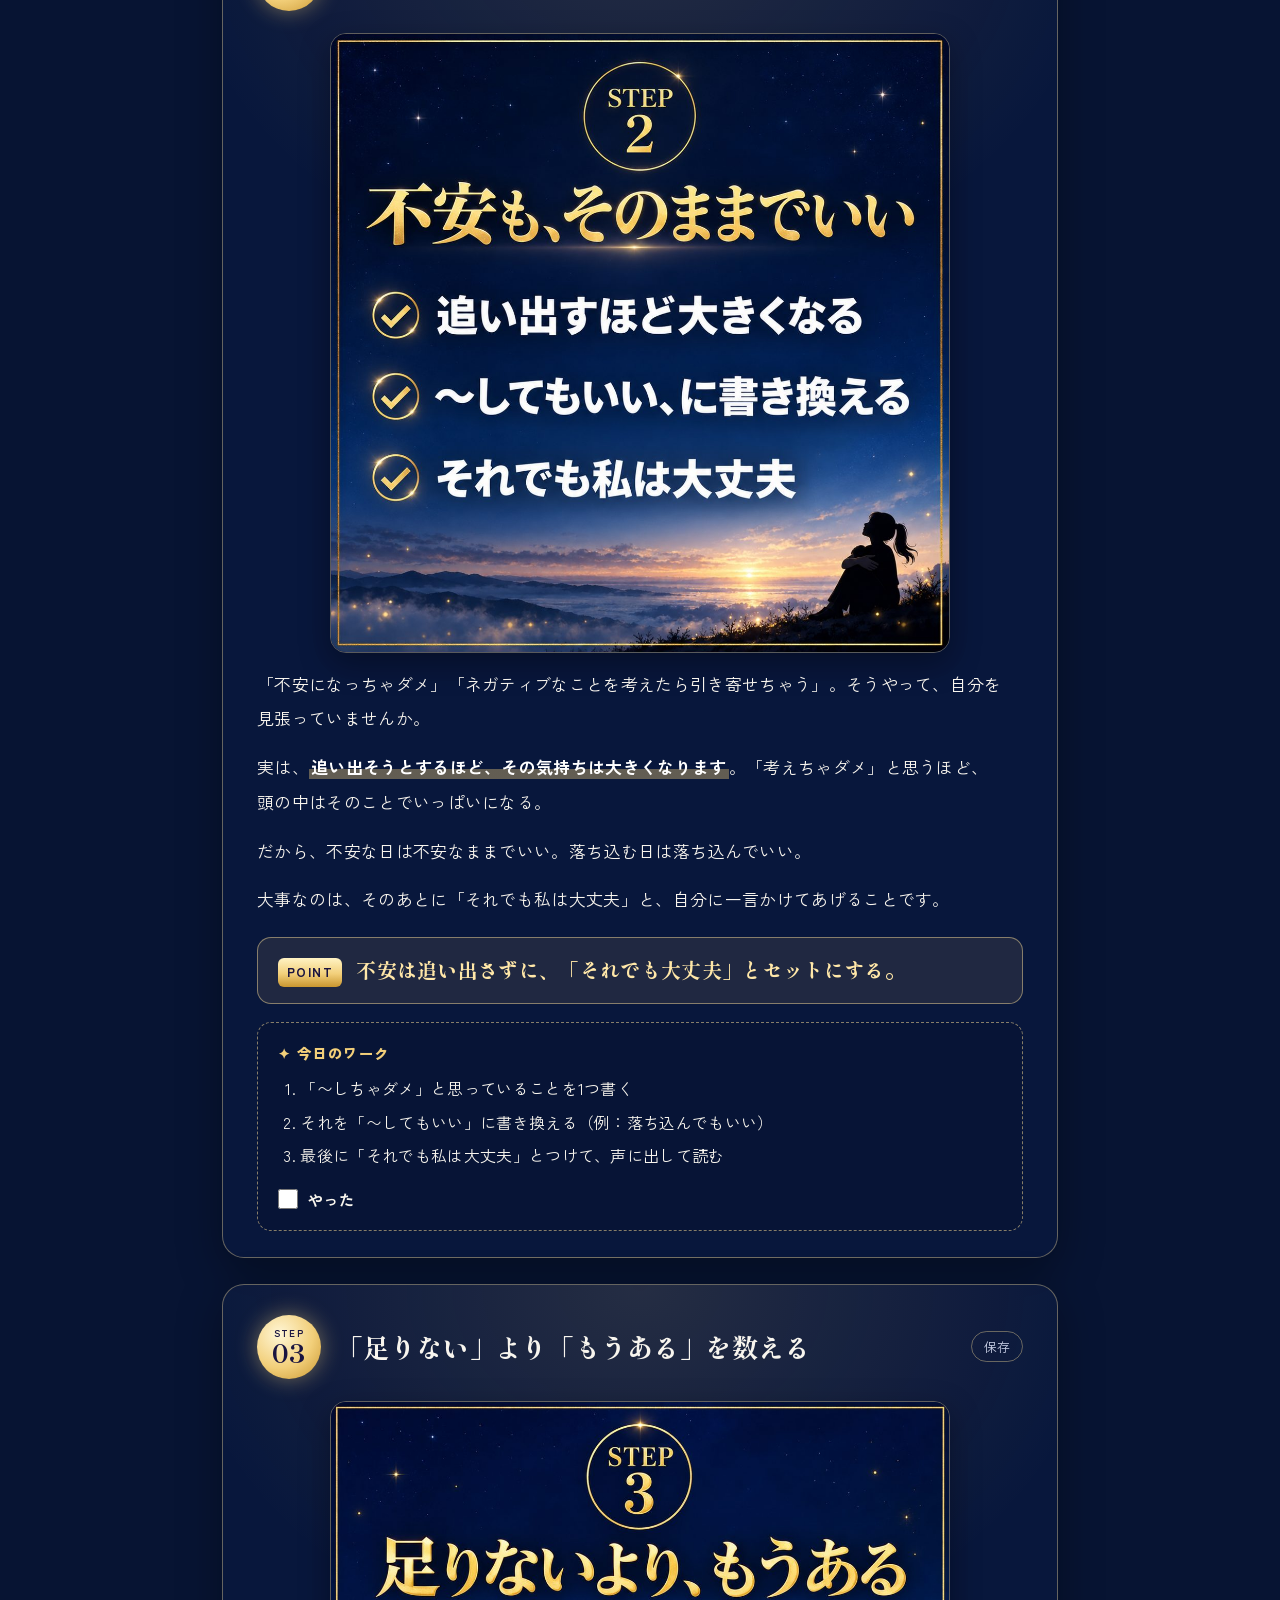
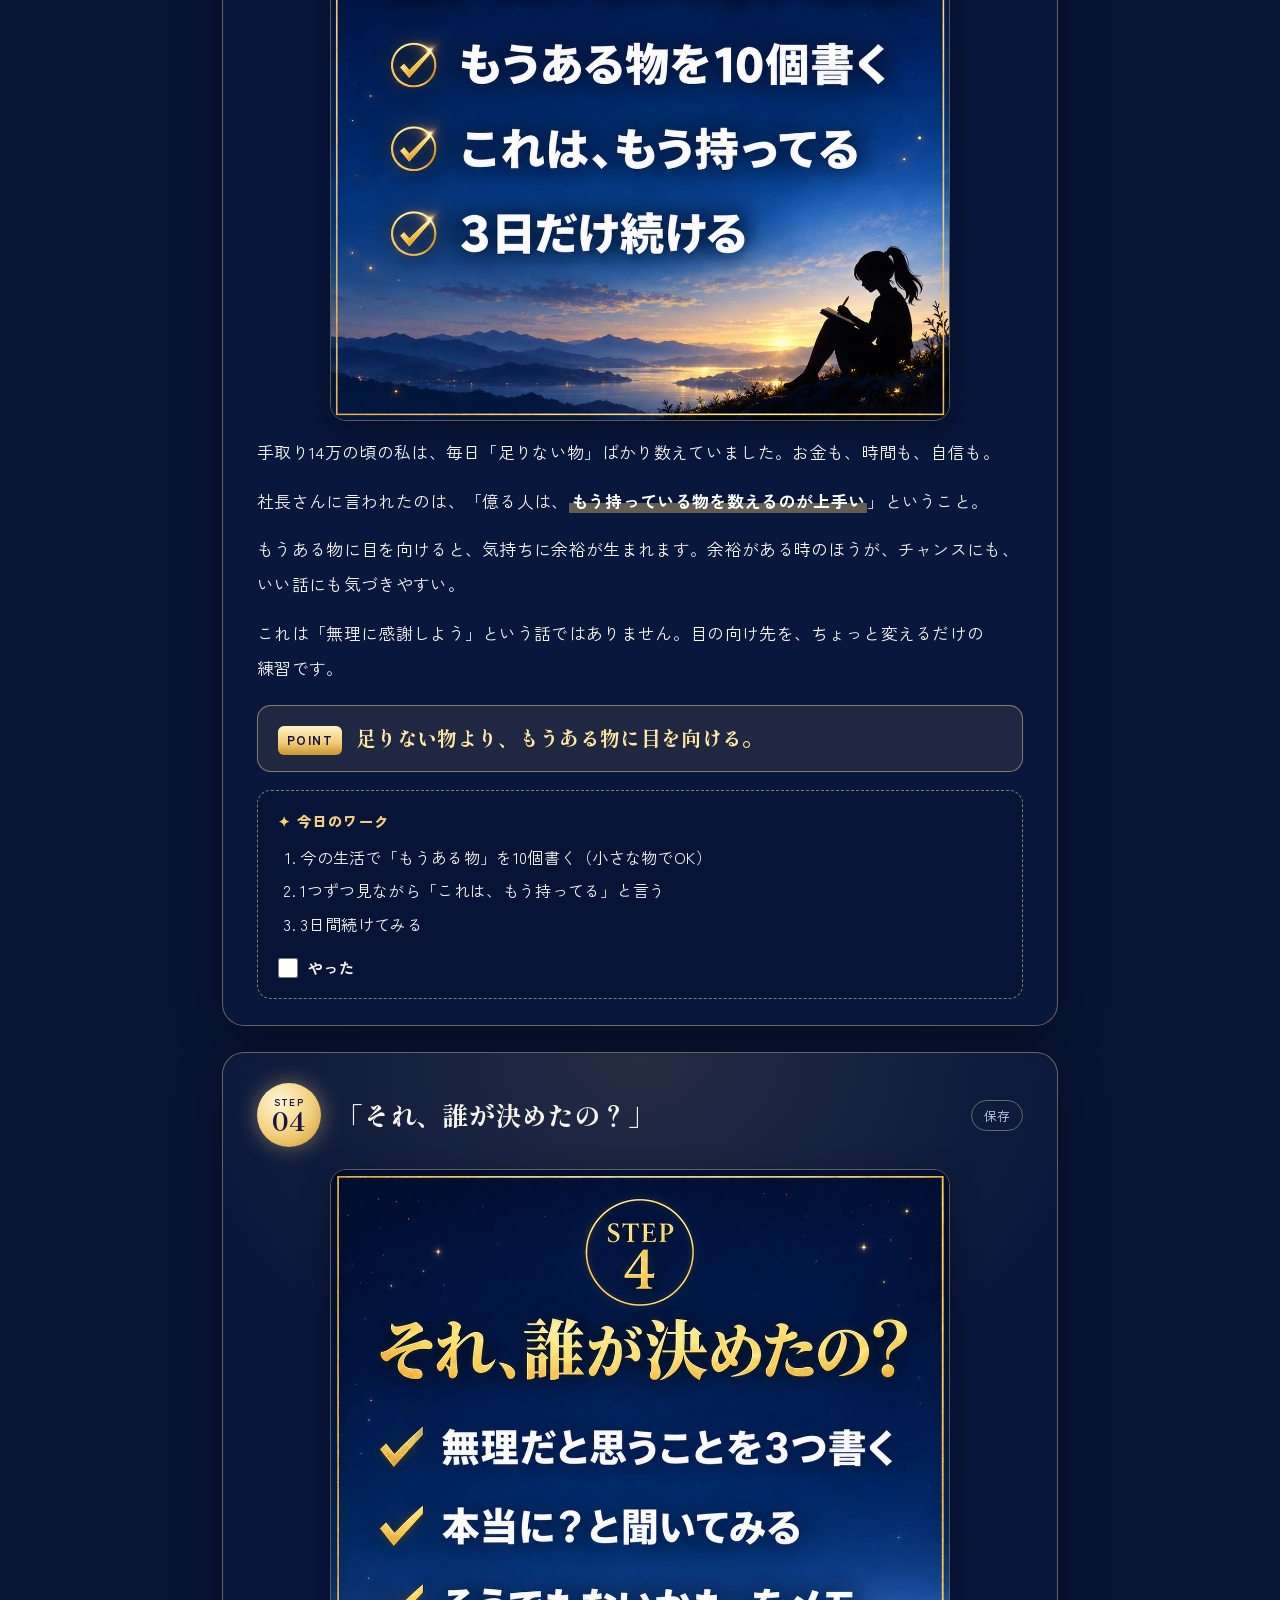
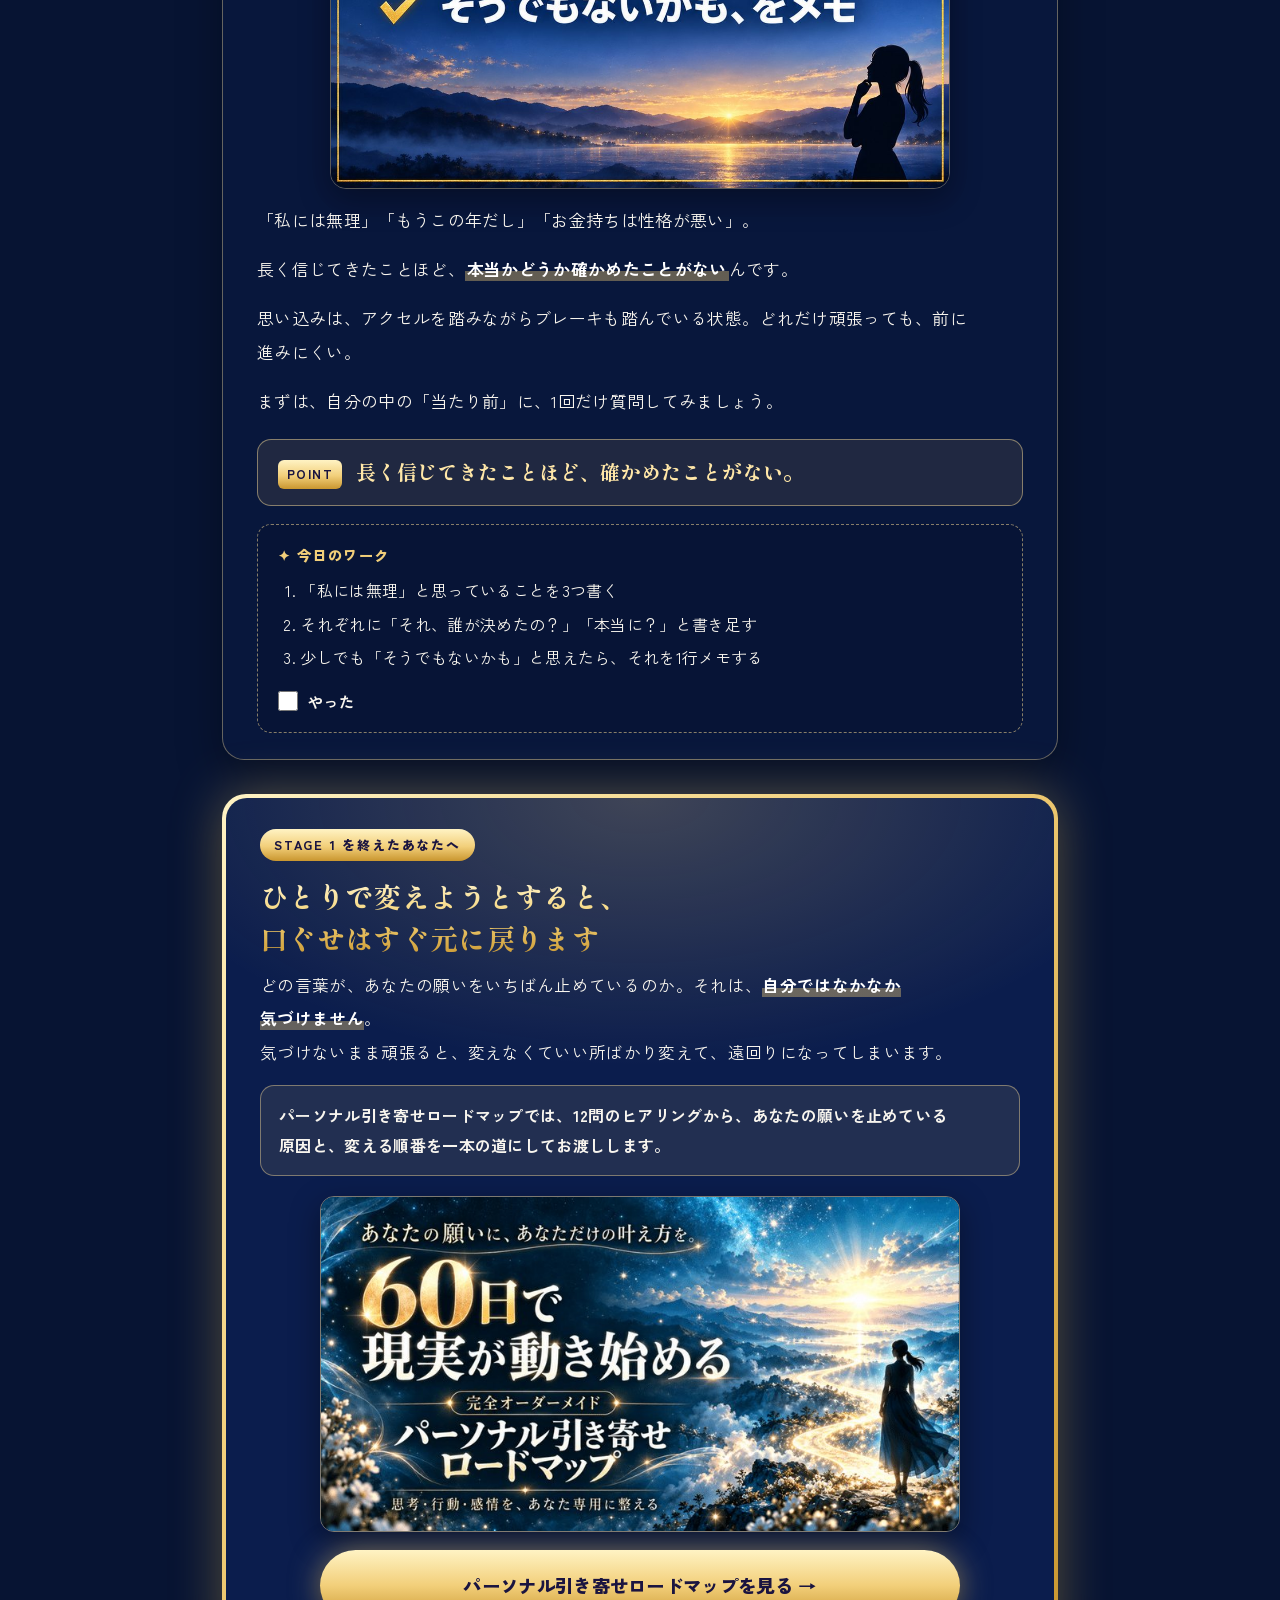
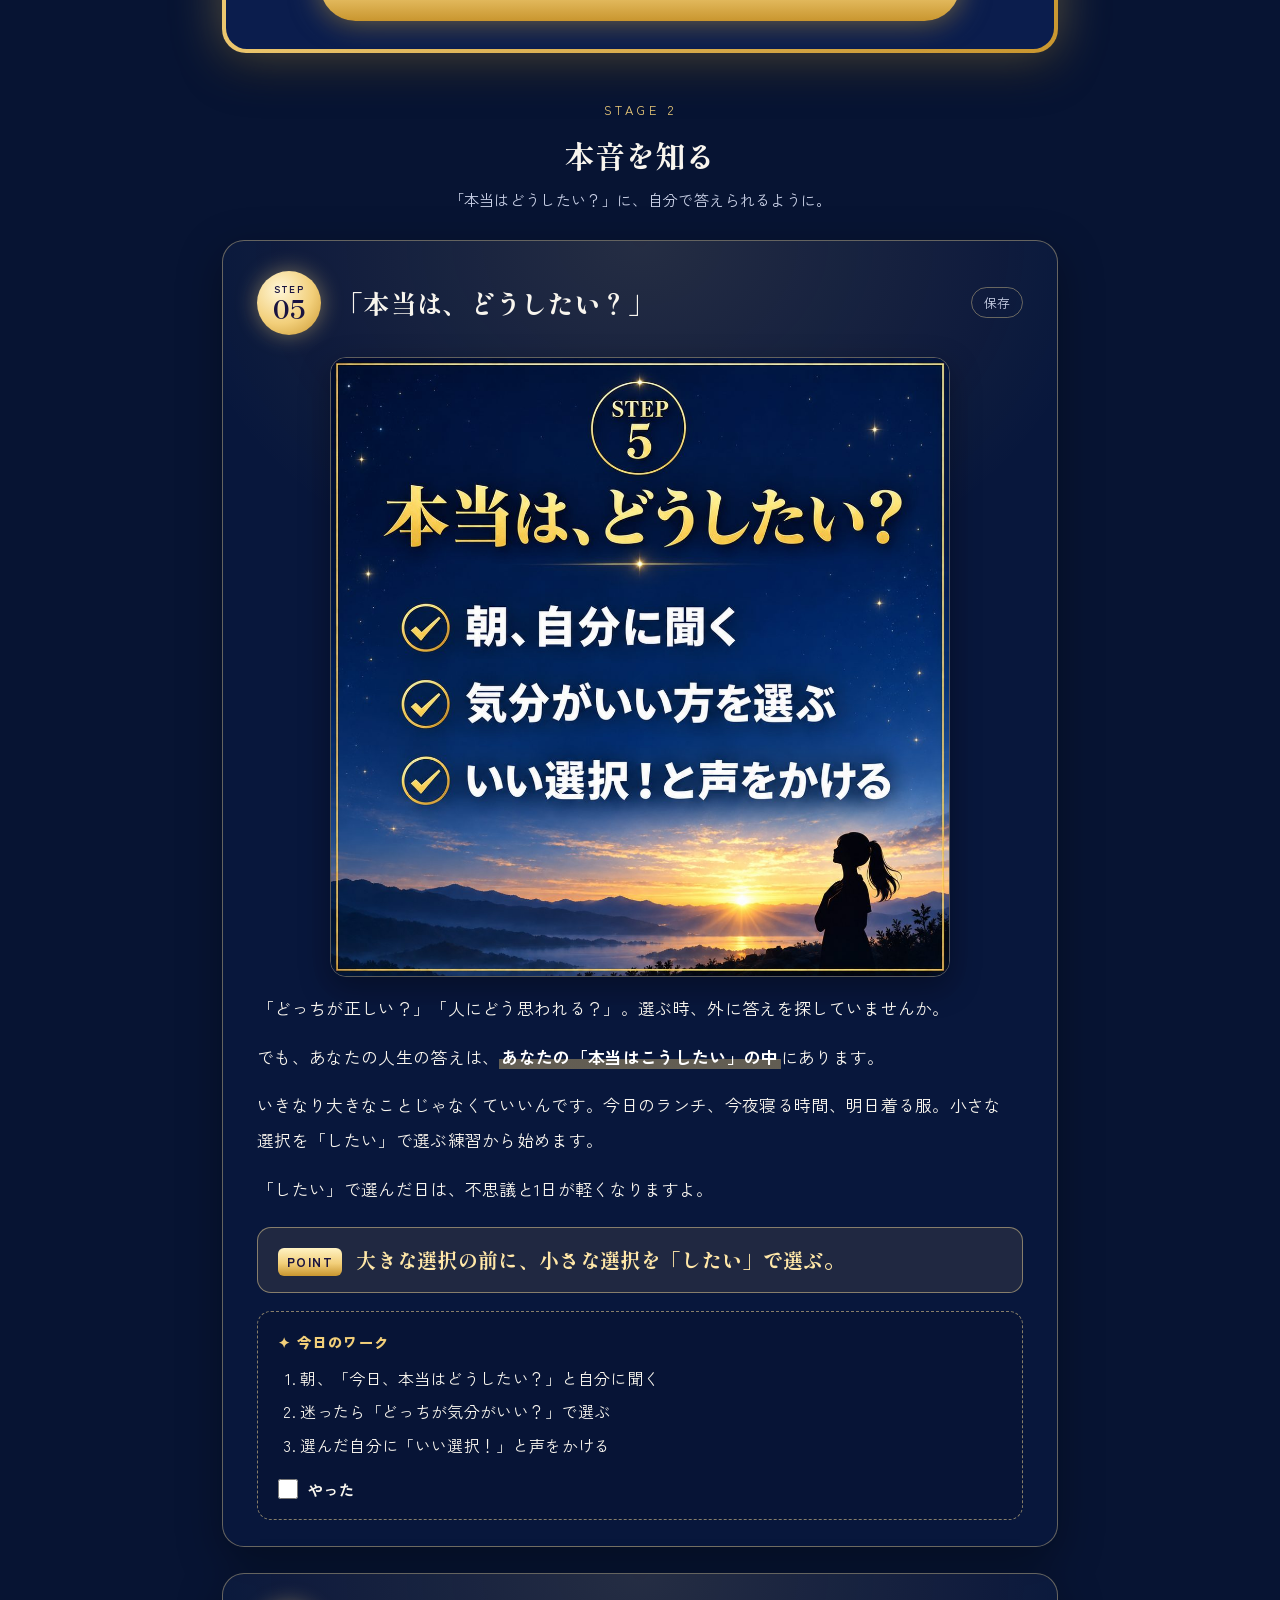
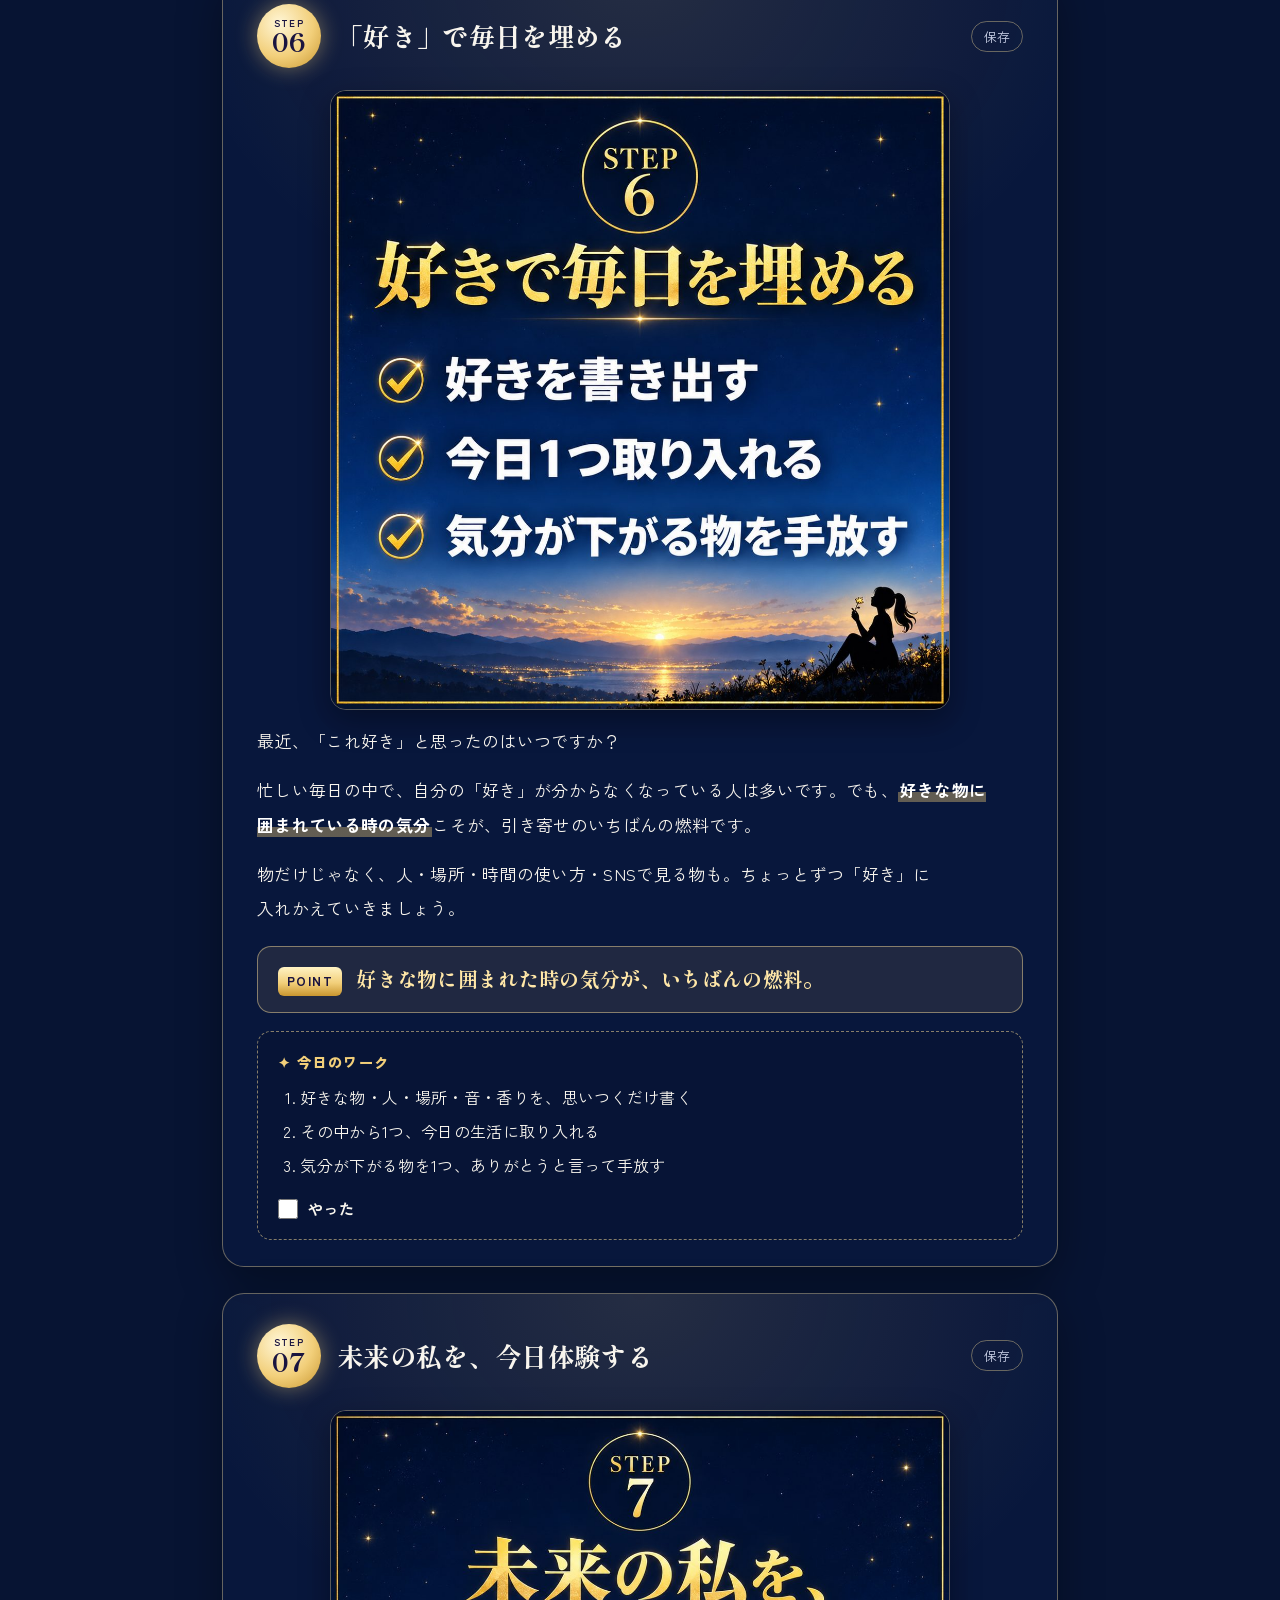
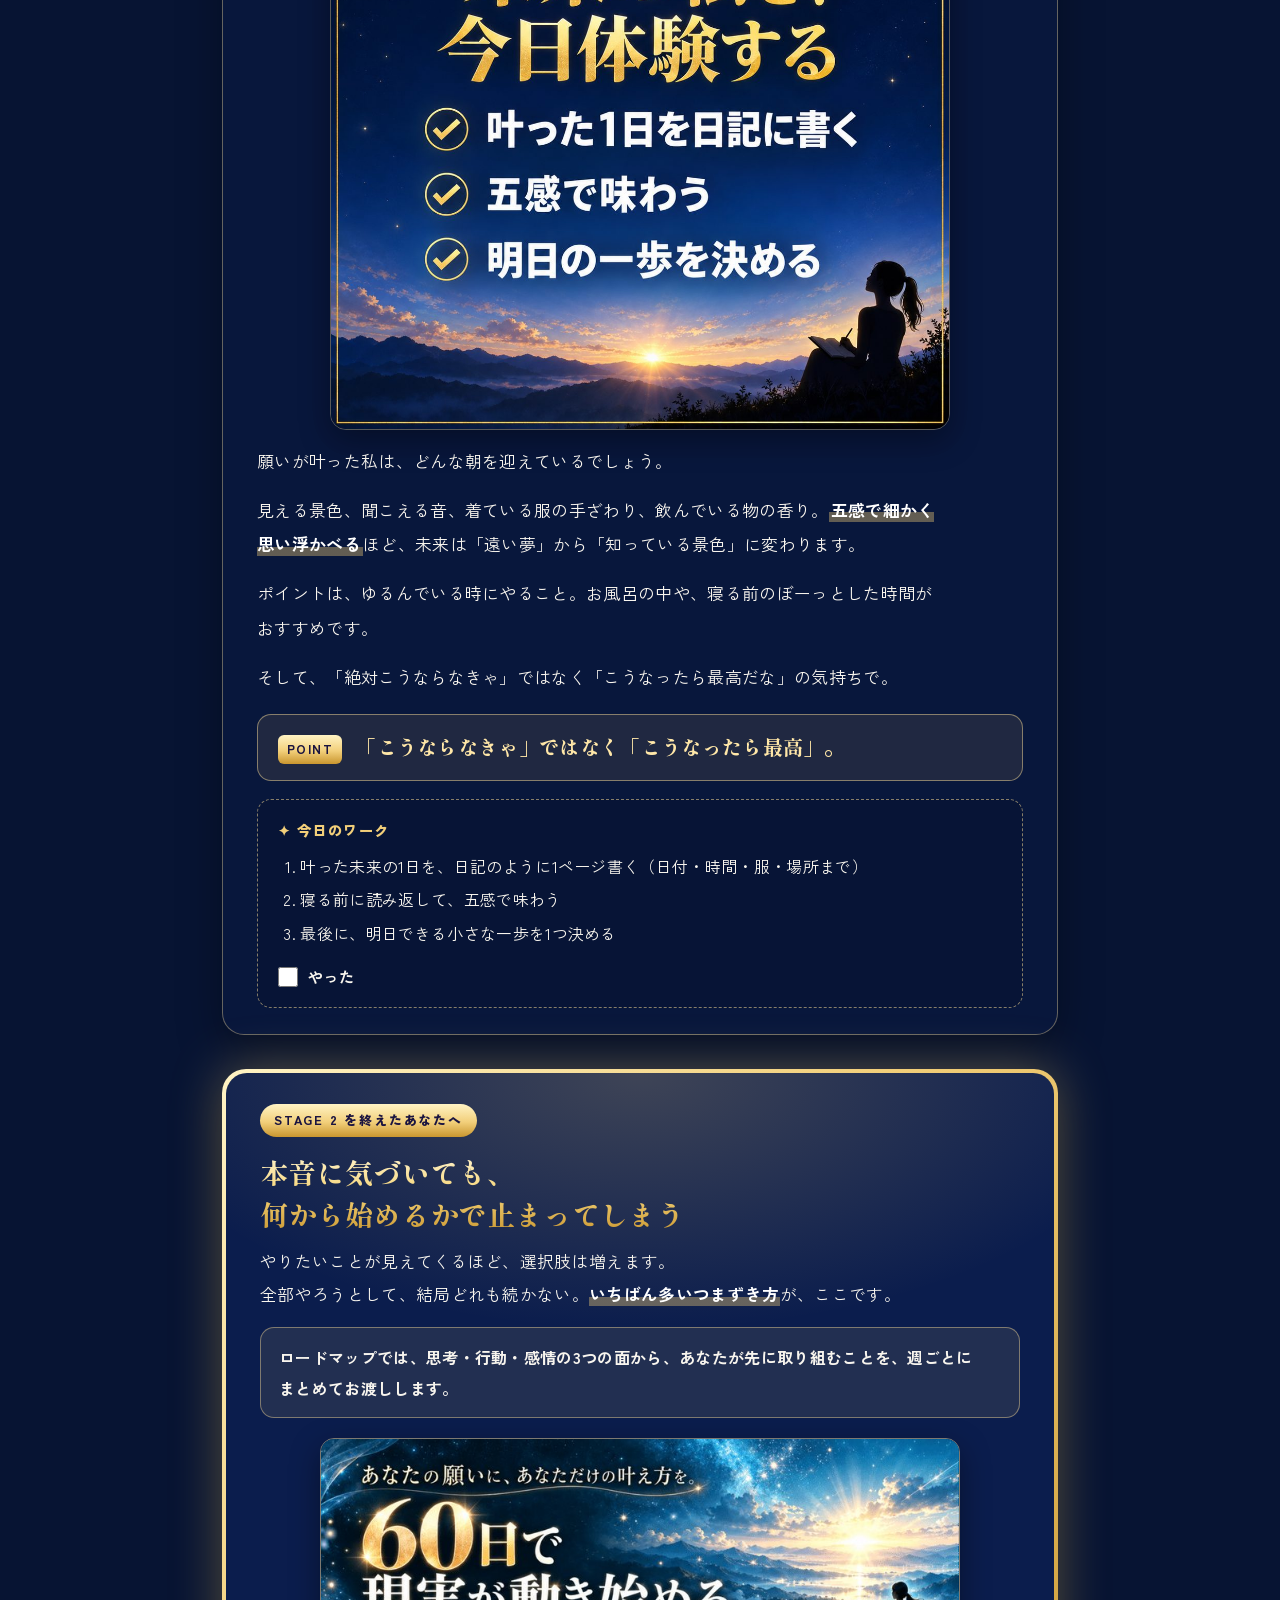
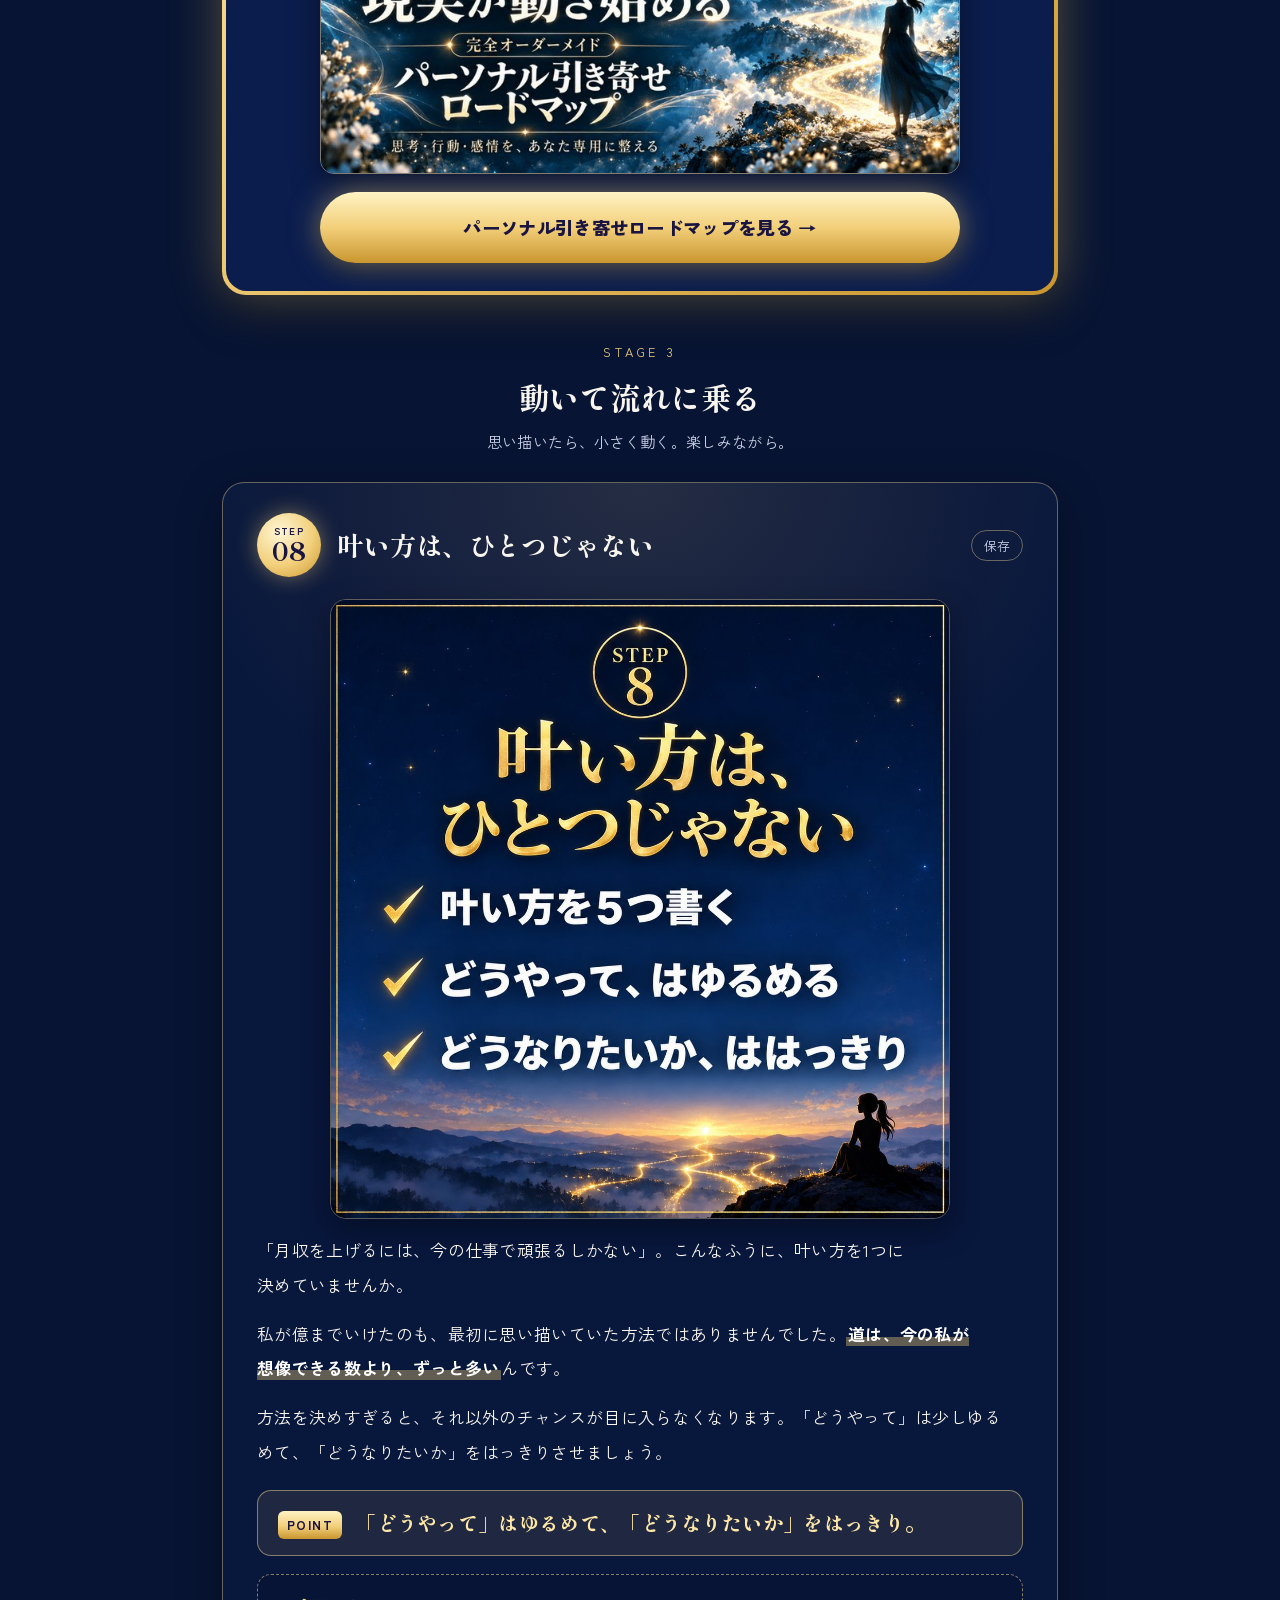
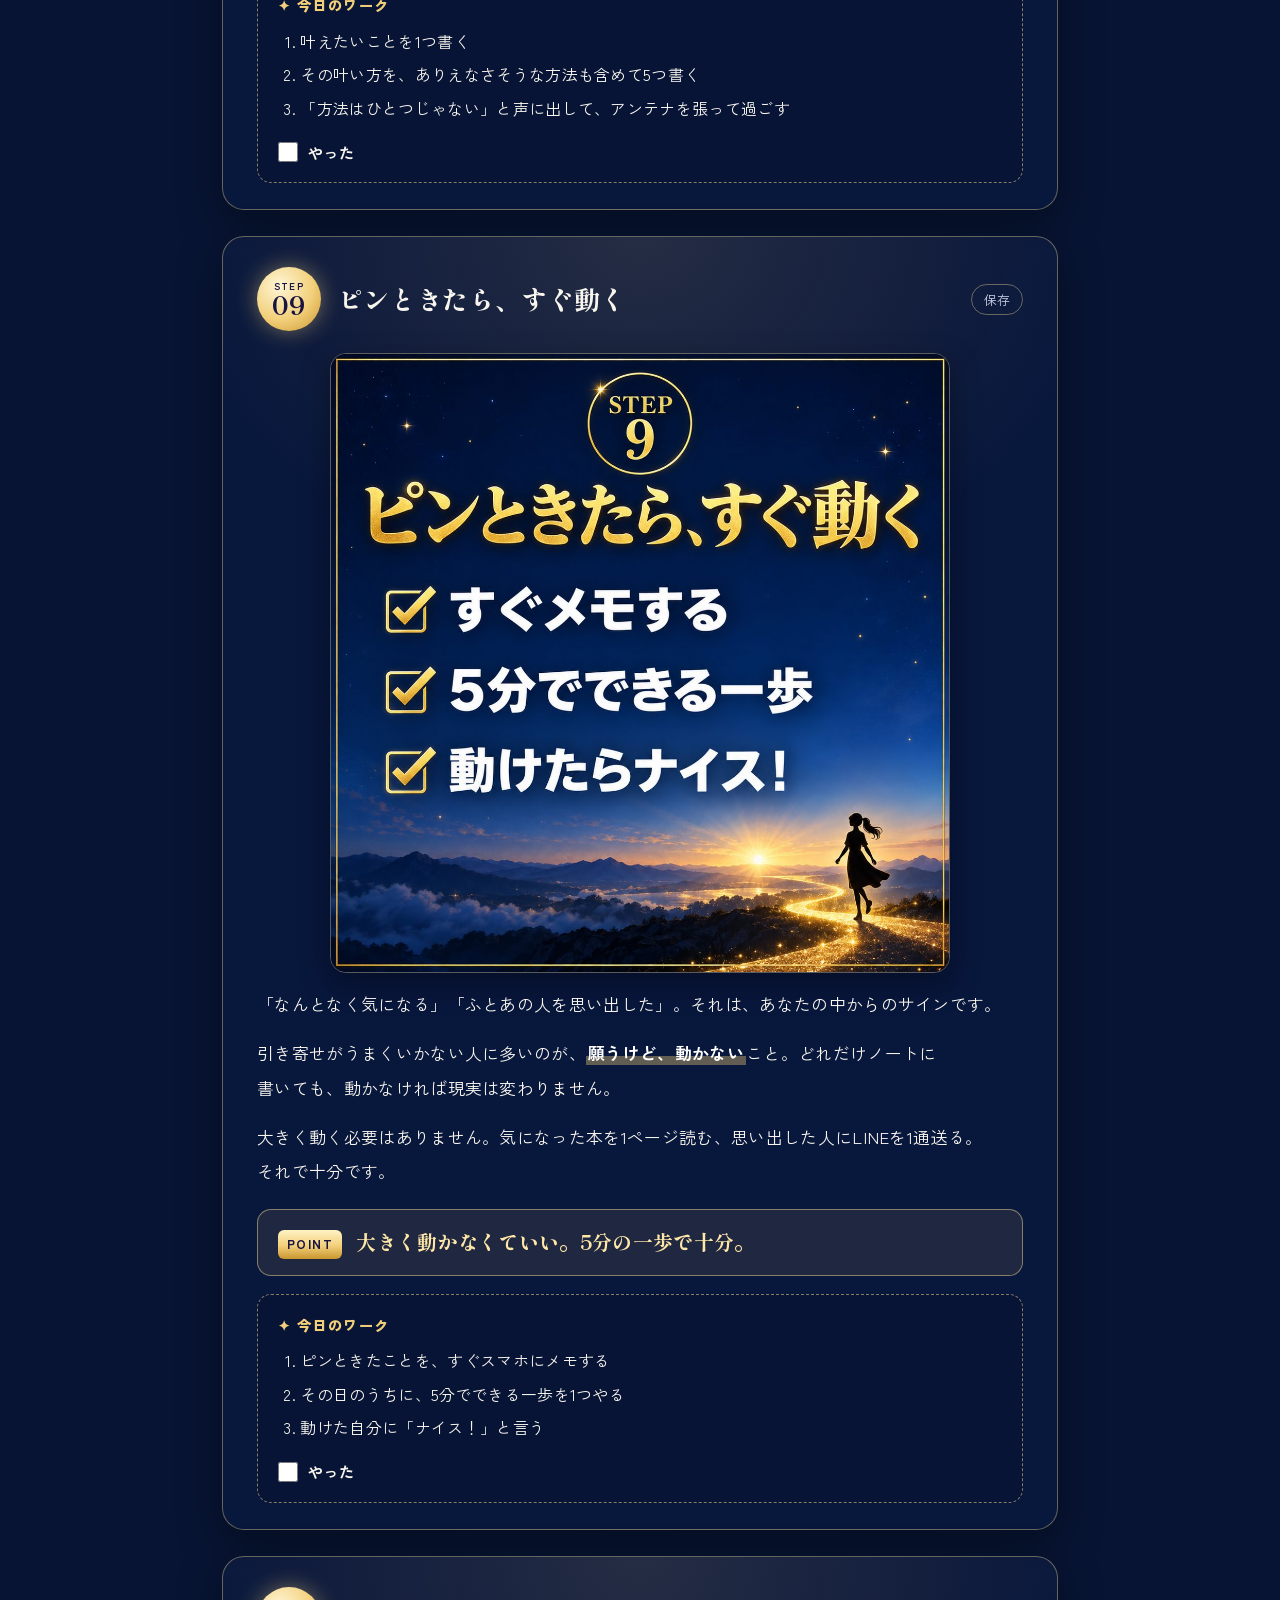
<file: gift/training/index.html>
<!DOCTYPE html>
<html lang="ja">
<head>
<meta charset="UTF-8">
<meta name="viewport" content="width=device-width, initial-scale=1.0, viewport-fit=cover">
<title>誰でも現実がバグる引き寄せ基礎講座｜億り女ちゃん</title>
<meta name="robots" content="noindex">
<meta name="theme-color" content="#071433">
<link rel="icon" href="../../favicon.ico" sizes="any">
<link rel="icon" type="image/png" sizes="32x32" href="../../img/favicon-32.png">
<link rel="apple-touch-icon" href="../../img/apple-touch-icon.png">
<link rel="preconnect" href="https://fonts.googleapis.com">
<link rel="preconnect" href="https://fonts.gstatic.com" crossorigin>
<link href="https://fonts.googleapis.com/css2?family=Shippori+Mincho+B1:wght@500;700;800&family=Zen+Kaku+Gothic+New:wght@400;500;700&display=swap" rel="stylesheet">
<link rel="stylesheet" href="../../assets/style.css">
<style>
/* 基礎講座：読み物ページ（PC幅で広く） */
.wrap.wide{max-width:880px;padding:28px 22px 80px}
html{font-size:var(--fs,16px)}
.k-banner{position:relative;border-radius:22px;overflow:hidden;border:1px solid rgba(240,214,150,.5);box-shadow:0 0 60px rgba(245,208,120,.2)}
.k-banner img{display:block;width:100%;aspect-ratio:3/2;object-fit:cover}
.k-badges{display:flex;flex-wrap:wrap;gap:10px;justify-content:center;margin:18px 0 6px}
.k-badges span{display:flex;align-items:center;justify-content:center;min-width:128px;height:52px;padding:0 18px;border-radius:12px;font-weight:800;color:#1a1440;font-size:1.05rem;line-height:1;
  background:linear-gradient(180deg,#fff3c4,#f2cf7a 55%,#c9962f);box-shadow:0 4px 14px rgba(0,0,0,.3)}
.k-lead{font-size:1.05rem;line-height:2;margin-top:18px}
.k-lead b{color:var(--glow2)}
.k-howto{margin-top:16px;border:1px solid rgba(240,214,150,.4);border-left:4px solid var(--glow);border-radius:12px;background:rgba(9,24,62,.85)}
.k-howto summary{cursor:pointer;padding:14px 18px;font-weight:700;color:var(--glow2);list-style:none}
.k-howto summary::-webkit-details-marker{display:none}
.k-howto summary:before{content:"＋ "}
.k-howto[open] summary:before{content:"− "}
.k-howto div{padding:0 18px 16px;font-size:.95rem;line-height:1.95}
.k-bar{position:sticky;top:0;z-index:10;margin:24px -22px 0;padding:10px 22px;background:rgba(7,20,51,.92);backdrop-filter:blur(10px);-webkit-backdrop-filter:blur(10px);border-bottom:1px solid rgba(240,214,150,.3)}
.k-bar-top{display:flex;align-items:center;justify-content:space-between;gap:10px;font-size:.85rem;color:var(--ink2)}
.k-bar-top b{color:var(--glow2);font-size:1.05rem}
.k-size{display:flex;gap:4px;align-items:center}
.k-size button{border:1px solid rgba(240,214,150,.35);background:none;color:var(--ink);border-radius:6px;cursor:pointer;font-family:inherit;padding:2px 8px;line-height:1.4}
.k-size button.on{background:var(--glow);color:#1a1440}
.k-tabs{display:flex;gap:6px;overflow-x:auto;margin-top:8px;padding-bottom:2px;scrollbar-width:none}
.k-tabs::-webkit-scrollbar{display:none}
.k-tabs button{flex:0 0 auto;border:1px solid rgba(240,214,150,.35);background:rgba(255,255,255,.04);color:var(--ink);border-radius:99px;padding:7px 14px;cursor:pointer;font-family:inherit;font-size:.9rem;font-weight:700;white-space:nowrap}
.k-tabs button.on{background:linear-gradient(180deg,#fff3c4,#f2cf7a 55%,#c9962f);color:#1a1440;border-color:transparent}
.k-stage{margin-top:40px;text-align:center}
.k-stage .n{display:inline-block;font-size:.8rem;letter-spacing:.3em;color:var(--glow)}
.k-stage h2{font-family:"Shippori Mincho B1",serif;font-weight:800;font-size:1.9rem;margin-top:4px}
.k-stage p{color:var(--ink2);font-size:.95rem}
.k-step{margin-top:26px;border-radius:22px;padding:30px 34px 26px;border:1px solid rgba(240,214,150,.4);
  background:radial-gradient(ellipse 80% 40% at 50% 0%,rgba(245,208,120,.12),transparent 70%),rgba(9,24,62,.9);box-shadow:0 14px 44px rgba(0,0,0,.35);scroll-margin-top:120px}
.k-head{display:flex;align-items:center;gap:16px}
.k-num{flex:0 0 64px;height:64px;border-radius:50%;display:flex;flex-direction:column;align-items:center;justify-content:center;line-height:1;color:#1a1440;
  background:radial-gradient(circle at 35% 30%,#fff6d6,#f2cf7a 55%,#c9962f);box-shadow:0 0 22px rgba(245,208,120,.45)}
.k-num small{font-size:.6rem;letter-spacing:.12em;font-weight:700}
.k-num b{font-family:"Shippori Mincho B1",serif;font-size:1.6rem;font-weight:800}
.k-head h3{flex:1;font-family:"Shippori Mincho B1",serif;font-weight:800;font-size:1.65rem;line-height:1.45}
.k-save{flex:0 0 auto;border:1px solid rgba(240,214,150,.4);background:none;color:var(--ink2);border-radius:99px;padding:5px 12px;cursor:pointer;font-family:inherit;font-size:.8rem}
.k-save.on{color:#1a1440;background:var(--glow);border-color:transparent}
.k-slide{display:block;width:100%;max-width:620px;margin:22px auto 6px;border-radius:16px;border:1px solid rgba(240,214,150,.35);box-shadow:0 10px 30px rgba(0,0,0,.35)}
.k-body p{font-size:1.06rem;line-height:2.05;margin:14px 0}
.k-body b{background:linear-gradient(transparent 62%,rgba(245,208,120,.38) 62%);color:#fff;padding:0 2px}
.k-point{margin:20px 0 6px;padding:16px 20px;border-radius:14px;border:1px solid rgba(240,214,150,.5);background:rgba(245,208,120,.1);display:flex;gap:14px;align-items:flex-start}
.k-point i{flex:0 0 auto;font-style:normal;font-size:.75rem;font-weight:800;letter-spacing:.12em;color:#1a1440;background:linear-gradient(180deg,#fff3c4,#f2cf7a 55%,#c9962f);border-radius:6px;padding:3px 9px;margin-top:4px}
.k-point p{font-family:"Shippori Mincho B1",serif;font-weight:800;font-size:1.25rem;line-height:1.6;color:var(--glow2)}
.k-work{margin-top:18px;border-radius:14px;padding:16px 20px;border:1px dashed rgba(240,214,150,.55);background:rgba(7,20,51,.6)}
.k-work .h{font-weight:800;color:var(--glow);letter-spacing:.1em;font-size:.9rem}
.k-work ol{margin:8px 0 0 1.4em}
.k-work li{font-size:1rem;line-height:1.85;margin:4px 0}
.k-did{display:flex;align-items:center;gap:10px;margin-top:14px;cursor:pointer;font-weight:700;font-size:.95rem;width:max-content}
.k-did input{width:20px;height:20px;accent-color:#f2cf7a}
.k-cta{margin-top:34px;border-radius:24px;padding:4px;background:linear-gradient(135deg,#fff3c4,#f2cf7a 40%,#c9962f);box-shadow:0 0 50px rgba(245,208,120,.35),0 18px 44px rgba(0,0,0,.4)}
.k-cta-in{border-radius:21px;padding:30px 34px 28px;background:radial-gradient(ellipse 90% 45% at 50% 0%,rgba(245,208,120,.22),transparent 70%),#0b1d4d}
.k-cta .k{display:inline-block;font-size:.8rem;letter-spacing:.14em;font-weight:800;color:#1a1440;background:linear-gradient(180deg,#fff3c4,#f2cf7a 55%,#c9962f);border-radius:99px;padding:4px 14px}
.k-cta h4{font-family:"Shippori Mincho B1",serif;font-weight:800;font-size:1.75rem;line-height:1.5;margin-top:14px;
  background:linear-gradient(180deg,#fff6d6,#f6d77f 45%,#c9962f);-webkit-background-clip:text;background-clip:text;color:transparent}
.k-cta .why{font-size:1.04rem;line-height:2;margin-top:10px}
.k-cta .why b{background:linear-gradient(transparent 62%,rgba(245,208,120,.38) 62%);color:#fff}
.k-cta .ans{margin-top:16px;padding:14px 18px;border-radius:14px;background:rgba(245,208,120,.1);border:1px solid rgba(240,214,150,.45);font-weight:700;line-height:1.9}
.k-cta .prod{display:block;margin:20px auto 0;max-width:640px;border-radius:14px;overflow:hidden;border:1px solid rgba(240,214,150,.5);box-shadow:0 10px 30px rgba(0,0,0,.4)}
.k-cta .prod img{display:block;width:100%}
.k-cta ul{list-style:none;margin:16px auto 0;max-width:640px}
.k-cta li{position:relative;padding:6px 0 6px 1.6em;font-size:1rem;line-height:1.75}
.k-cta li:before{content:"✓";position:absolute;left:0;top:6px;color:var(--glow);font-weight:800}
.k-cta .go{display:block;max-width:640px;margin:18px auto 0;text-align:center;font-weight:800;font-size:1.15rem;color:#1a1440;text-decoration:none;padding:18px;border-radius:99px;
  background:linear-gradient(180deg,#fff3c4,#f2cf7a 50%,#c9962f);box-shadow:0 0 30px rgba(245,208,120,.5),0 8px 20px rgba(0,0,0,.35)}
.k-cta .go:hover{filter:brightness(1.05)}
.k-end .lead{font-size:1.02rem}
.k-end h3.mincho{font-size:1.5rem}
.k-thanks{margin-top:28px;text-align:center;padding:22px;border-radius:18px;border:1px dashed rgba(240,214,150,.5)}
.k-thanks p{line-height:1.95}
@media (max-width:640px){.k-cta-in{padding:22px 18px}.k-cta h4{font-size:1.35rem}}
.k-empty{text-align:center;color:var(--ink2);margin-top:40px}
@media (max-width:640px){.wrap.wide{padding:22px 14px 64px}.k-bar{margin:24px -14px 0;padding:10px 14px}.k-step{padding:22px 18px}.k-head h3{font-size:1.3rem}.k-num{flex-basis:54px;height:54px}.k-point p{font-size:1.1rem}}
</style>
</head>
<body data-root="../../">
<div class="sky"></div><canvas id="stars" aria-hidden="true"></canvas>
<main class="wrap wide">

  <div class="k-banner"><img src="../../img/slides/s00.jpg" alt="誰でも現実がバグる 引き寄せ基礎講座" onerror="this.src='../../img/gift-2.jpg'"></div>
  <div class="k-badges"><span>図解つき</span><span>ワークつき</span><span>誰でもできる</span><span>ぜんぶ無料</span></div>

  <p class="k-lead">手取り14万で、リボ払いに追われていた私が、年商10億の社長さんから教わって、毎日やってきたことをまとめました。<b>むずかしい知識はいりません。</b>上から順番に読んで、ワークを進めるだけです。</p>

  <details class="k-howto">
    <summary>はじめての人へ ― このページの使い方</summary>
    <div>
      <p>・上のタブで、3つの段階を切りかえられます。最初は「すべて」のまま、STEP 1から読むのがおすすめです。</p>
      <p>・気になるステップは「保存」を押すと、「保存済み」のタブにまとまります。</p>
      <p>・ワークをやったら「やった」にチェック。このページを開くたびに、何個やったかが分かります。</p>
      <p>・文字が小さいときは、右上の「A」で大きくできます。</p>
    </div>
  </details>

  <img class="k-slide" src="../../img/slides/s01.jpg" alt="11ステップ 全体マップ" onerror="this.remove()" style="max-width:100%;margin-top:26px">

  <div class="k-bar" id="bar">
    <div class="k-bar-top"><span>やったワーク <b id="didCnt">0</b> / 11</span>
      <span class="k-size" aria-label="文字の大きさ">文字 <button type="button" data-fs="15px">A</button><button type="button" data-fs="16px" class="on">A</button><button type="button" data-fs="18px" style="font-size:1.1em">A</button><button type="button" data-fs="20px" style="font-size:1.25em">A</button></span></div>
    <div class="k-tabs" id="tabs"></div>
  </div>

  <div id="steps"></div>
  <p class="k-empty hide" id="empty">まだ保存したステップはありません。<br>気になるステップの「保存」を押すと、ここにまとまります。</p>

  <section class="k-end" id="finish">
    <aside class="k-cta"><div class="k-cta-in">
      <div style="text-align:center">
        <span class="k">COMPLETE</span>
        <h4 style="font-size:2rem">基礎講座、完了<br>おめでとうございます。</h4>
      </div>
      <div class="why">
        <p>あなたは今、ただ読み終えただけじゃありません。</p>
        <p>自分の口ぐせに気づいて、不安とのつき合い方を知って、「本当はどうしたい？」に答えられるようになった。<b>現実が動きだす土台</b>が、もうできています。</p>
      </div>
      <ul class="checks" id="recap" style="margin-top:12px"></ul>
      <p class="why">毎日全部やる必要はありません。迷った日は、好きなステップを1つだけ開き直してください。</p>

      <h4 style="margin-top:30px;text-align:center">ここから先を、<br>あなた専用の一本道に</h4>
      <div class="why">
        <p>この講座は、誰でも今日から始められる土台です。でも、どのブロックが強くて、どこから外すと早いかは、人によってまったく違います。</p>
        <p>「自分の場合は、何から、どの順番でやればいい？」を知りたい人のために、<b>あなた専用のロードマップ</b>をお作りしています。</p>
      </div>
      <a class="prod" id="noteImg" href="#" target="_blank" rel="noopener"><img src="../../img/note-roadmap.jpg" alt="60日で現実が動き始める パーソナル引き寄せロードマップ" loading="lazy"></a>
      <ul id="prodList"></ul>
      <a class="go" id="noteLink" href="#" target="_blank" rel="noopener">パーソナル引き寄せロードマップを見る →</a>

      <div class="k-thanks">
        <img class="avatar" src="../../img/icon.webp" alt="" width="84" height="84" style="width:84px;height:84px;margin:0 auto 10px">
        <p>講座を終えた感想を、<b class="gold">ひとことだけでも</b>送ってもらえたら、とってもうれしいです。</p>
        <p style="font-size:.92rem;color:var(--ink2);margin-top:4px">「ここが分かりやすかった」「これをやってみた」、どんなことでも大歓迎。<br>公式LINEのトークか、オプチャで待っています。</p>
      </div>
    </div></aside>
  </section>

  <p class="foot">億り女ちゃん｜秘密の花園 参加特典</p>
</main>

<script src="../../assets/common.js"></script>
<script type="module" src="../../assets/phrase.js"></script>
<script>
var T = [
  {t:"「私は、叶う側の人」を口ぐせにする", recap:"「私は、叶う側の人」を口ぐせにする",
   body:["最初のステップは、すごくシンプル。<b>「私は、叶う側の人」</b>。これを、思い出すたびに口に出してください。",
         "え、それだけ？って思いました？ 私も最初、社長さんに言われた時はそう思いました。",
         "でも、人は自分が口にした言葉をいちばん近くで聞いている人です。毎日「どうせ私なんて」と言っていた私は、毎日それを自分に聞かせていたんです。",
         "言っていて「いやいや、そんなわけない」と心の声が出てきたら、それでOK。今までの思い込みが、反応しているだけです。気にせず続けてください。"],
   work:["朝起きた時と、寝る前に「私は、叶う側の人」と3回言う","できれば鏡を見て、口角を上げて","心の中で反論が出ても、そのまま続ける"]},
  {t:"不安も、そのままでいい", recap:"不安や落ち込みを、追い出さずに認める",
   body:["「不安になっちゃダメ」「ネガティブなことを考えたら引き寄せちゃう」。そうやって、自分を見張っていませんか。",
         "実は、<b>追い出そうとするほど、その気持ちは大きくなります</b>。「考えちゃダメ」と思うほど、頭の中はそのことでいっぱいになる。",
         "だから、不安な日は不安なままでいい。落ち込む日は落ち込んでいい。",
         "大事なのは、そのあとに「それでも私は大丈夫」と、自分に一言かけてあげることです。"],
   work:["「〜しちゃダメ」と思っていることを1つ書く","それを「〜してもいい」に書き換える（例：落ち込んでもいい）","最後に「それでも私は大丈夫」とつけて、声に出して読む"]},
  {t:"「足りない」より「もうある」を数える", recap:"「足りない」より「もうある」を数える",
   body:["手取り14万の頃の私は、毎日「足りない物」ばかり数えていました。お金も、時間も、自信も。",
         "社長さんに言われたのは、「億る人は、<b>もう持っている物を数えるのが上手い</b>」ということ。",
         "もうある物に目を向けると、気持ちに余裕が生まれます。余裕がある時のほうが、チャンスにも、いい話にも気づきやすい。",
         "これは「無理に感謝しよう」という話ではありません。目の向け先を、ちょっと変えるだけの練習です。"],
   work:["今の生活で「もうある物」を10個書く（小さな物でOK）","1つずつ見ながら「これは、もう持ってる」と言う","3日間続けてみる"]},
  {t:"「それ、誰が決めたの？」", recap:"思い込みに「それ、誰が決めたの？」と聞く",
   body:["「私には無理」「もうこの年だし」「お金持ちは性格が悪い」。",
         "長く信じてきたことほど、<b>本当かどうか確かめたことがない</b>んです。",
         "思い込みは、アクセルを踏みながらブレーキも踏んでいる状態。どれだけ頑張っても、前に進みにくい。",
         "まずは、自分の中の「当たり前」に、1回だけ質問してみましょう。"],
   work:["「私には無理」と思っていることを3つ書く","それぞれに「それ、誰が決めたの？」「本当に？」と書き足す","少しでも「そうでもないかも」と思えたら、それを1行メモする"]},
  {t:"「本当は、どうしたい？」", recap:"迷ったら「本当は、どうしたい？」で選ぶ",
   body:["「どっちが正しい？」「人にどう思われる？」。選ぶ時、外に答えを探していませんか。",
         "でも、あなたの人生の答えは、<b>あなたの「本当はこうしたい」の中</b>にあります。",
         "いきなり大きなことじゃなくていいんです。今日のランチ、今夜寝る時間、明日着る服。小さな選択を「したい」で選ぶ練習から始めます。",
         "「したい」で選んだ日は、不思議と1日が軽くなりますよ。"],
   work:["朝、「今日、本当はどうしたい？」と自分に聞く","迷ったら「どっちが気分がいい？」で選ぶ","選んだ自分に「いい選択！」と声をかける"]},
  {t:"「好き」で毎日を埋める", recap:"「好き」を書き出して、毎日に増やす",
   body:["最近、「これ好き」と思ったのはいつですか？",
         "忙しい毎日の中で、自分の「好き」が分からなくなっている人は多いです。でも、<b>好きな物に囲まれている時の気分</b>こそが、引き寄せのいちばんの燃料です。",
         "物だけじゃなく、人・場所・時間の使い方・SNSで見る物も。ちょっとずつ「好き」に入れかえていきましょう。"],
   work:["好きな物・人・場所・音・香りを、思いつくだけ書く","その中から1つ、今日の生活に取り入れる","気分が下がる物を1つ、ありがとうと言って手放す"]},
  {t:"未来の私を、今日体験する", recap:"叶った未来を、五感で先に味わう",
   body:["願いが叶った私は、どんな朝を迎えているでしょう。",
         "見える景色、聞こえる音、着ている服の手ざわり、飲んでいる物の香り。<b>五感で細かく思い浮かべる</b>ほど、未来は「遠い夢」から「知っている景色」に変わります。",
         "ポイントは、ゆるんでいる時にやること。お風呂の中や、寝る前のぼーっとした時間がおすすめです。",
         "そして、「絶対こうならなきゃ」ではなく「こうなったら最高だな」の気持ちで。"],
   work:["叶った未来の1日を、日記のように1ページ書く（日付・時間・服・場所まで）","寝る前に読み返して、五感で味わう","最後に、明日できる小さな一歩を1つ決める"]},
  {t:"叶い方は、ひとつじゃない", recap:"叶い方を1つに決めつけない",
   body:["「月収を上げるには、今の仕事で頑張るしかない」。こんなふうに、叶い方を1つに決めていませんか。",
         "私が億までいけたのも、最初に思い描いていた方法ではありませんでした。<b>道は、今の私が想像できる数より、ずっと多い</b>んです。",
         "方法を決めすぎると、それ以外のチャンスが目に入らなくなります。「どうやって」は少しゆるめて、「どうなりたいか」をはっきりさせましょう。"],
   work:["叶えたいことを1つ書く","その叶い方を、ありえなさそうな方法も含めて5つ書く","「方法はひとつじゃない」と声に出して、アンテナを張って過ごす"]},
  {t:"ピンときたら、すぐ動く", recap:"ピンときたら、小さくすぐ動く",
   body:["「なんとなく気になる」「ふとあの人を思い出した」。それは、あなたの中からのサインです。",
         "引き寄せがうまくいかない人に多いのが、<b>願うけど、動かない</b>こと。どれだけノートに書いても、動かなければ現実は変わりません。",
         "大きく動く必要はありません。気になった本を1ページ読む、思い出した人にLINEを1通送る。それで十分です。"],
   work:["ピンときたことを、すぐスマホにメモする","その日のうちに、5分でできる一歩を1つやる","動けた自分に「ナイス！」と言う"]},
  {t:"頑張るより、楽しむ", recap:"「頑張る」を「楽しむ」に変える",
   body:["ここまで読んでくれたあなたは、きっと頑張り屋さんです。",
         "でも、私がいちばん伝えたいのはこれ。<b>頑張るのをやめると、うまく回りだします</b>。",
         "手取り14万の頃の私は、頑張って、我慢して、節約して、それでも何も変わりませんでした。変わり始めたのは、社長さんに「もっと楽しみなよ」と言われて、力を抜いた時からです。",
         "「やらなきゃ」を「どうしたら楽しくできる？」に変えるだけで、同じことでも気分がまったく変わります。"],
   work:["今やっている「やらなきゃ」を1つ書く","「どうしたら楽しくできる？」を3つ考える（好きな音楽・好きな場所・ご褒美など）","1つ選んで、楽しみながらやってみる"]},
  {t:"人生は、私が主役の物語", recap:"つらい日も「物語の途中」と眺める",
   body:["思い通りにいかない日、理不尽なこと、泣きたくなる夜。そんな時は、自分の人生を<b>1本の物語</b>だと思ってみてください。",
         "物語の主人公には、必ずピンチがあります。ピンチがあるから、そのあとの展開が光る。",
         "「今は物語の途中」「ここから巻き返す回だな」。そう眺められると、つらい気持ちに飲み込まれずにすみます。"],
   work:["気持ちが大きく動いた時、「これは物語のどの場面？」と自分に聞く","「ここから、どう巻き返す？」を1つ考える","最後に「私の物語は、ここから良くなる」と言う"]}
];
var STAGES = [
  {n:1, name:"ことばを変える", lead:"まずは、毎日の口ぐせと、心の中の声から。", steps:[0,1,2,3],
   h:"ひとりで変えようとすると、<br>口ぐせはすぐ元に戻ります",
   why:["どの言葉が、あなたの願いをいちばん止めているのか。それは、<b>自分ではなかなか気づけません</b>。","気づけないまま頑張ると、変えなくていい所ばかり変えて、遠回りになってしまいます。"],
   ans:"パーソナル引き寄せロードマップでは、12問のヒアリングから、あなたの願いを止めている原因と、変える順番を一本の道にしてお渡しします。"},
  {n:2, name:"本音を知る", lead:"「本当はどうしたい？」に、自分で答えられるように。", steps:[4,5,6],
   h:"本音に気づいても、<br>何から始めるかで止まってしまう",
   why:["やりたいことが見えてくるほど、選択肢は増えます。","全部やろうとして、結局どれも続かない。<b>いちばん多いつまずき方</b>が、ここです。"],
   ans:"ロードマップでは、思考・行動・感情の3つの面から、あなたが先に取り組むことを、週ごとにまとめてお渡しします。"},
  {n:3, name:"動いて流れに乗る", lead:"思い描いたら、小さく動く。楽しみながら。", steps:[7,8,9,10],
   h:"最後に差がつくのは、<br>止まった日の戻り方です",
   why:["動き始めた人ほど、落ち込む日や、手が止まる日が必ず来ます。","そのときに<b>戻る場所があるかどうか</b>で、その先が変わります。"],
   ans:"ロードマップには、あなたの場合のやることに加えて、弱った日の立て直し方まで書いてお渡しします。"}
];
var PROD = ["12問のヒアリングで、あなたの願いと今の状態をうかがいます","思考・行動・感情の3つの面から、叶いにくくしている原因を言葉にします","週ごとのやることをまとめた、あなた専用のロードマップ（4,000字以上）"];
function ctaHtml(s){
  return '<aside class="k-cta"><div class="k-cta-in"><span class="k">STAGE ' + s.n + ' を終えたあなたへ</span>' +
    '<h4>' + s.h + '</h4>' +
    '<div class="why">' + s.why.map(function(p){ return '<p>' + p + '</p>'; }).join("") + '</div>' +
    '<p class="ans">' + s.ans + '</p>' +
    '<a class="prod" href="' + OKURI.note + '" target="_blank" rel="noopener"><img src="../../img/note-roadmap.jpg" alt="60日で現実が動き始める パーソナル引き寄せロードマップ" loading="lazy"></a>' +
    '<a class="go" href="' + OKURI.note + '" target="_blank" rel="noopener">パーソナル引き寄せロードマップを見る →</a></div></aside>';
}
var POINT = ["口に出した言葉は、いちばん近くで自分が聞いている。","不安は追い出さずに、「それでも大丈夫」とセットにする。","足りない物より、もうある物に目を向ける。","長く信じてきたことほど、確かめたことがない。","大きな選択の前に、小さな選択を「したい」で選ぶ。","好きな物に囲まれた時の気分が、いちばんの燃料。","「こうならなきゃ」ではなく「こうなったら最高」。","「どうやって」はゆるめて、「どうなりたいか」をはっきり。","大きく動かなくていい。5分の一歩で十分。","頑張るのをやめると、うまく回りだす。","ピンチは、物語が光る前ぶれ。"];
var saved = okuriStore("okuri_k_saved") || {}, did = okuriStore("okuri_k_did") || {}, tab = "all";
function $(id){ return document.getElementById(id); }
function stepHtml(k){
  var x = T[k], n = k + 1, num = (n < 10 ? "0" : "") + n;
  return '<article class="k-step" id="t' + n + '" data-k="' + k + '">' +
    '<div class="k-head"><div class="k-num"><small>STEP</small><b>' + num + '</b></div><h3>' + x.t + '</h3><button type="button" class="k-save' + (saved[k] ? ' on' : '') + '" data-save="' + k + '">' + (saved[k] ? '保存済み' : '保存') + '</button></div>' +
    '<img class="k-slide" src="../../img/slides/s' + (k + 2 < 10 ? '0' : '') + (k + 2) + '.jpg" alt="STEP ' + n + ' ' + x.t + '" loading="lazy" onerror="this.remove()">' +
    '<div class="k-body">' + x.body.map(function(p){ return '<p>' + p + '</p>'; }).join("") + '</div>' +
    '<div class="k-point"><i>POINT</i><p>' + POINT[k] + '</p></div>' +
    '<div class="k-work"><p class="h">✦ 今日のワーク</p><ol>' + x.work.map(function(w){ return '<li>' + w + '</li>'; }).join("") + '</ol>' +
    '<label class="k-did"><input type="checkbox" data-did="' + k + '"' + (did[k] ? ' checked' : '') + '>やった</label></div>' +
    '</article>';
}
function render(){
  var html = "";
  if (tab === "saved") {
    Object.keys(saved).filter(function(k){ return saved[k]; }).sort(function(a, b){ return a - b; }).forEach(function(k){ html += stepHtml(+k); });
    $("empty").classList.toggle("hide", !!html);
  } else {
    $("empty").classList.add("hide");
    STAGES.forEach(function(s){
      if (tab !== "all" && tab != s.n) return;
      html += '<div class="k-stage"><span class="n">STAGE ' + s.n + '</span><h2>' + s.name + '</h2><p>' + s.lead + '</p></div>';
      s.steps.forEach(function(k){ html += stepHtml(k); });
      html += ctaHtml(s);
    });
  }
  $("steps").innerHTML = html;
  okuriPhrase($("steps"));
}
function tabs(){
  var list = [["all","すべて"]].concat(STAGES.map(function(s){ return [String(s.n), s.n + ". " + s.name]; })).concat([["saved","保存済み"]]);
  $("tabs").innerHTML = list.map(function(t){ return '<button type="button" data-tab="' + t[0] + '" class="' + (String(tab) === t[0] ? 'on' : '') + '">' + t[1] + '</button>'; }).join("");
}
function countDid(){ var c = 0; for (var k in did) if (did[k]) c++; $("didCnt").textContent = c; }
$("tabs").addEventListener("click", function(e){
  var b = e.target.closest("button"); if (!b) return;
  tab = b.getAttribute("data-tab"); tabs(); render();
  var top = $("bar").getBoundingClientRect().top + scrollY; if (scrollY > top) scrollTo(0, top);
});
$("steps").addEventListener("click", function(e){
  var b = e.target.closest("[data-save]"); if (!b) return;
  var k = b.getAttribute("data-save"); saved[k] = !saved[k]; okuriStore("okuri_k_saved", saved);
  b.classList.toggle("on", saved[k]); b.textContent = saved[k] ? "保存済み" : "保存";
  okuriToast(saved[k] ? "保存しました" : "保存を外しました");
  if (tab === "saved" && !saved[k]) render();
});
$("steps").addEventListener("change", function(e){
  var c = e.target.closest("[data-did]"); if (!c) return;
  did[c.getAttribute("data-did")] = c.checked; okuriStore("okuri_k_did", did); countDid();
  if (c.checked) okuriToast("おつかれさまでした");
});
document.querySelector(".k-size").addEventListener("click", function(e){
  var b = e.target.closest("button"); if (!b) return;
  document.documentElement.style.setProperty("--fs", b.getAttribute("data-fs"));
  document.querySelectorAll(".k-size button").forEach(function(x){ x.classList.toggle("on", x === b); });
  okuriStore("okuri_k_fs", b.getAttribute("data-fs"));
});
var fs = okuriStore("okuri_k_fs"); if (fs) { var fb = document.querySelector('.k-size [data-fs="' + fs + '"]'); if (fb) fb.click(); }
$("recap").innerHTML = T.map(function(x, k){ return '<li>STEP ' + (k + 1) + '：' + x.recap + '</li>'; }).join("");
$("noteLink").href = OKURI.note;
$("noteImg").href = OKURI.note;
$("prodList").innerHTML = PROD.map(function(x){ return "<li>" + x + "</li>"; }).join("");
tabs(); render(); countDid();
okuriPhrase(document.querySelector("main"));
</script>
</body>
</html>
</file>
<file: assets/style.css>
/* 億り女ちゃん 共通スタイル：深い青の夜空・金色の朝日の光・きらめき（noteの見出し画像に合わせる） */
:root{
  --night:#071433; --deep:#0b1f4d; --teal:#123070; --teal2:#1a4290;
  --glow:#f2cf7a; --glow2:#ffe7a8; --ice:#fff8e6; --silver:#d9dceb;
  --ink:#f8f5ee; --ink2:#c9d0e6; --ink3:#929ec0;
  --card:rgba(255,255,255,.055); --card2:rgba(245,208,120,.08);
  --line:rgba(240,214,150,.18); --line2:rgba(240,214,150,.32);
  --line-green:#06C755;
  --radius:20px;
}
*{box-sizing:border-box;margin:0;padding:0}
html{-webkit-text-size-adjust:100%}
body{
  min-height:100vh;color:var(--ink);background:var(--night);
  font-family:"Zen Kaku Gothic New",-apple-system,"Hiragino Kaku Gothic ProN","Yu Gothic",sans-serif;
  line-height:1.9;letter-spacing:.02em;overflow-x:hidden;
}
.sky{position:fixed;inset:0;z-index:-2;
  background:
    radial-gradient(ellipse 70% 38% at 50% 0%,rgba(245,208,120,.28),transparent 70%),
    linear-gradient(180deg,#1a3a86 0%,#0f2660 38%,#071433 82%);
}
.sky.has-img{background:
    linear-gradient(180deg,rgba(7,20,51,.5) 0%,rgba(7,20,51,.62) 40%,rgba(7,20,51,.92) 85%),
    url(../img/sky.jpg) center top/cover no-repeat,#071433;}
#stars{position:fixed;inset:0;z-index:-1;pointer-events:none}
.wrap{max-width:500px;margin:0 auto;padding:28px 18px 64px}
.mincho{font-family:"Shippori Mincho B1","Hiragino Mincho ProN","Yu Mincho",serif}
.hide{display:none!important}

/* 頭 */
.avatar{display:block;margin:6px auto 14px;width:104px;height:104px;border-radius:50%;
  box-shadow:0 0 0 1px var(--line2),0 0 28px 6px rgba(245,208,120,.35),0 0 80px 10px rgba(245,208,120,.15)}
.eyebrow{text-align:center;font-size:12.5px;letter-spacing:.32em;color:var(--glow);opacity:.9}
h1{text-wrap:balance;font-size:30px;line-height:1.45;text-align:center;font-weight:700;margin-top:8px;
  text-shadow:0 0 22px rgba(245,208,120,.45)}
h1 em{font-style:normal;color:var(--glow2)}
.sub{text-align:center;color:var(--ink2);font-size:14.5px;margin-top:10px}
.divider{display:flex;align-items:center;gap:10px;justify-content:center;margin:20px 0 4px;color:var(--glow);opacity:.75;font-size:11px}
.divider:before,.divider:after{content:"";height:1px;width:64px;background:linear-gradient(90deg,transparent,var(--line2),transparent)}

/* カード */
.card{background:var(--card);border:1px solid var(--line);border-radius:var(--radius);
  padding:22px 20px;margin-top:20px;backdrop-filter:blur(8px);-webkit-backdrop-filter:blur(8px);
  box-shadow:0 10px 40px rgba(0,0,0,.25)}
.lead{font-size:15.5px;margin:6px 0}
.lead b,.card b{color:var(--glow2);font-weight:700}
.meta{display:flex;justify-content:center;gap:14px;margin-top:14px;font-size:12.5px;color:var(--ink2)}
.meta span{border:1px solid var(--line);border-radius:99px;padding:3px 12px}

/* ボタン */
.btn{display:block;width:100%;border:none;cursor:pointer;text-align:center;text-decoration:none;
  font-family:inherit;font-weight:700;font-size:17px;letter-spacing:.06em;color:#1a1440;
  padding:17px 18px;border-radius:99px;margin-top:22px;
  background:linear-gradient(180deg,#fff3c4 0%,#f2cf7a 45%,#c9962f 100%);
  box-shadow:0 0 0 1px rgba(255,255,255,.5) inset,0 0 26px rgba(245,208,120,.55),0 8px 22px rgba(0,0,0,.3);
  transition:transform .08s,box-shadow .2s}
.btn:hover{box-shadow:0 0 0 1px rgba(255,255,255,.6) inset,0 0 38px rgba(245,208,120,.8),0 8px 22px rgba(0,0,0,.3)}
.btn:active{transform:translateY(2px) scale(.995)}
.btn .arrow{display:inline-block;margin-left:8px;transition:transform .2s}
.btn:hover .arrow{transform:translateX(3px)}
.btn.ghost{background:transparent;color:var(--ink);border:1px solid var(--line2);box-shadow:none;font-size:14.5px;padding:13px}

/* 質問 */
.qmeta{display:flex;justify-content:space-between;align-items:baseline;font-size:13px;color:var(--ink2);margin-bottom:8px}
.qmeta b{font-family:"Shippori Mincho B1",serif;font-size:24px;color:var(--glow2);font-weight:700}
.pbar{height:4px;background:rgba(255,255,255,.08);border-radius:99px;overflow:hidden}
.pbar>i{display:block;height:100%;width:0;border-radius:99px;
  background:linear-gradient(90deg,var(--glow),var(--ice));box-shadow:0 0 12px var(--glow);transition:width .45s ease}
.qtext{font-size:19px;font-weight:700;line-height:1.65;text-align:center;margin:26px 4px 8px;min-height:3.3em}
.opt{display:flex;align-items:center;gap:14px;width:100%;text-align:left;cursor:pointer;
  background:var(--card);border:1px solid var(--line);border-radius:16px;
  font-family:inherit;font-size:15px;color:var(--ink);line-height:1.6;
  padding:15px 16px;margin-top:12px;transition:border-color .15s,background .15s,transform .08s;
  -webkit-tap-highlight-color:transparent}
.opt:hover{border-color:var(--line2);background:var(--card2)}
.opt:active,.opt.picked{transform:scale(.99);border-color:var(--glow);background:rgba(245,208,120,.16)}
.opt .dot{flex:0 0 18px;height:18px;border-radius:50%;border:1.5px solid var(--glow);position:relative}
.opt.picked .dot:after{content:"";position:absolute;inset:3px;border-radius:50%;background:var(--glow);box-shadow:0 0 8px var(--glow)}
.opt span{pointer-events:none}
.fade-in{animation:fade .45s ease both}
@keyframes fade{from{opacity:0;transform:translateY(8px)}to{opacity:1;transform:none}}
.linkbtn{display:block;margin:18px auto 0;background:none;border:none;cursor:pointer;
  color:var(--ink2);font-size:13px;font-family:inherit;text-decoration:underline;text-underline-offset:3px}

/* 結果 */
.badge{display:inline-block;border:1px solid var(--line2);color:var(--glow2);font-size:12.5px;
  padding:5px 16px;border-radius:99px;letter-spacing:.18em;background:rgba(245,208,120,.06)}
.type-img{display:block;width:78%;max-width:300px;height:auto;aspect-ratio:1;object-fit:cover;margin:18px auto 0;border-radius:50%;
  box-shadow:0 0 0 1px var(--line2),0 0 40px rgba(245,208,120,.35)}
.rname{font-size:14px;color:var(--glow);text-align:center;margin-top:16px;letter-spacing:.12em}
.rtitle{text-wrap:balance;font-size:24px;line-height:1.55;text-align:center;font-weight:700;margin-top:4px;text-shadow:0 0 18px rgba(245,208,120,.35)}
.sec-h{display:flex;align-items:center;gap:8px;font-size:13.5px;letter-spacing:.14em;color:var(--glow);margin:20px 0 6px}
.sec-h:before{content:"✦";font-size:11px}
.sec-h:first-child{margin-top:0}
.tonight{background:linear-gradient(135deg,rgba(245,208,120,.14),rgba(245,208,120,.04));border:1px solid var(--line2);border-radius:16px;padding:16px 18px;margin-top:8px}
.tonight p{font-size:15px}
.bars{margin-top:6px}
.bar{display:grid;grid-template-columns:6.5em 1fr 3em;align-items:center;gap:10px;font-size:13px;margin:9px 0;color:var(--ink2)}
.bar .track{height:8px;background:rgba(255,255,255,.07);border-radius:99px;overflow:hidden}
.bar .fill{display:block;height:100%;width:0;border-radius:99px;background:linear-gradient(90deg,rgba(245,208,120,.5),var(--glow));transition:width 1s ease}
.bar.main{color:var(--ink)}
.bar.main .fill{background:linear-gradient(90deg,var(--glow),var(--ice));box-shadow:0 0 10px var(--glow)}
.bar .pct{text-align:right;font-variant-numeric:tabular-nums}
.subtype{font-size:13.5px;color:var(--ink2);margin-top:10px}
.bridge{text-align:center;font-size:15px;line-height:1.95;margin:30px 6px 0;color:var(--ink)}

/* オプチャのバナー */
.offer{margin-top:22px;border-radius:24px;overflow:hidden;border:1px solid var(--line2);
  background:linear-gradient(180deg,rgba(18,48,112,.65),rgba(7,20,51,.85));box-shadow:0 0 50px rgba(245,208,120,.18)}
.offer-hero{position:relative;aspect-ratio:3/2;background:linear-gradient(180deg,#1a4290,#071433);overflow:hidden}
.offer-hero img{position:absolute;inset:0;width:100%;height:100%;object-fit:cover}
.offer-hero:after{content:"";position:absolute;inset:0;background:linear-gradient(180deg,rgba(7,20,51,.1) 30%,rgba(7,20,51,.85) 100%)}
.offer-hero .t{position:absolute;left:0;right:0;bottom:16px;z-index:1;text-align:center;padding:0 14px}
.offer-hero .t small{display:block;font-size:12px;letter-spacing:.24em;color:var(--glow2)}
.offer-hero .t strong{display:block;font-size:24px;line-height:1.4;margin-top:4px;text-shadow:0 0 18px rgba(245,208,120,.6)}
.offer-body{padding:18px 18px 22px}
.offer-h{text-align:center;font-size:18px;font-weight:700;line-height:1.6;margin:2px 0 14px}
.offer-h em{font-style:normal;color:var(--glow2);font-size:22px}
.gift{display:flex;gap:12px;align-items:flex-start;background:var(--card);border:1px solid var(--line);border-radius:16px;padding:14px;margin-top:10px}
.gift img,.gift .ph{flex:0 0 76px;height:76px;border-radius:12px;object-fit:cover;background:var(--teal)}
.gift-num{display:inline-block;font-size:11px;letter-spacing:.14em;color:var(--glow);border:1px solid var(--line2);border-radius:99px;padding:1px 10px}
.gift-t{font-size:15px;font-weight:700;line-height:1.5;margin-top:4px}
.gift-d{font-size:13px;color:var(--ink2);line-height:1.7;margin-top:4px}
.checks{list-style:none;margin:14px 2px 0}
.checks li{font-size:13.5px;padding:7px 0 7px 24px;position:relative;line-height:1.6;border-top:1px dashed var(--line)}
.checks li:first-child{border-top:none}
.checks li:before{content:"✦";position:absolute;left:3px;top:7px;color:var(--glow);font-size:12px}
.btn.chat{background:linear-gradient(180deg,#e9fff2 0%,#7be3a6 50%,#06C755 100%);color:#03311a;
  box-shadow:0 0 0 1px rgba(255,255,255,.5) inset,0 0 26px rgba(6,199,85,.45),0 8px 22px rgba(0,0,0,.3)}
.cta-sub{font-size:12px;color:var(--ink2);text-align:center;margin-top:10px;line-height:1.75}
.share{display:flex;gap:10px;margin-top:22px}
.share>*{flex:1;display:flex;align-items:center;justify-content:center;border:1px solid var(--line);background:var(--card);cursor:pointer;
  font-family:inherit;font-size:13px;color:var(--ink);padding:11px 8px;border-radius:12px;text-decoration:none}
.toast{position:fixed;left:50%;bottom:28px;transform:translateX(-50%);background:rgba(232,246,255,.95);color:#1a1440;
  font-size:13px;padding:9px 18px;border-radius:99px;opacity:0;transition:opacity .25s;pointer-events:none;z-index:9}
.toast.on{opacity:1}
.foot{text-align:center;color:var(--ink3);font-size:11px;margin-top:36px;line-height:1.8}

/* 特典ページ */
.cover{position:relative;border-radius:22px;overflow:hidden;aspect-ratio:3/2;border:1px solid var(--line2);box-shadow:0 0 50px rgba(245,208,120,.2);margin-top:6px;background:var(--teal)}
.cover img{width:100%;height:100%;object-fit:cover;display:block}
.cover:after{content:"";position:absolute;inset:0;background:linear-gradient(180deg,transparent 40%,rgba(7,20,51,.8))}
.cover .t{position:absolute;left:0;right:0;bottom:14px;z-index:1;text-align:center}
.cover .t small{font-size:11.5px;letter-spacing:.28em;color:var(--glow2)}
.group{margin-top:26px}
.group-h{display:flex;align-items:center;gap:12px}
.group-h img{width:52px;height:52px;border-radius:50%;object-fit:cover;box-shadow:0 0 0 1px var(--line2),0 0 16px rgba(245,208,120,.3);background:var(--teal)}
.group-h .k{font-size:11.5px;letter-spacing:.16em;color:var(--glow)}
.group-h .n{font-size:17px;font-weight:700;line-height:1.4}
.mine{display:inline-block;font-size:11px;background:var(--glow);color:#1a1440;border-radius:99px;padding:0 9px;margin-left:6px;vertical-align:middle;letter-spacing:.06em}
.item{display:flex;gap:14px;align-items:flex-start;background:var(--card);border:1px solid var(--line);border-radius:16px;padding:15px 16px;margin-top:10px;cursor:pointer;transition:border-color .15s,background .15s;-webkit-tap-highlight-color:transparent}
.item:hover{border-color:var(--line2)}
.item input{position:absolute;opacity:0;pointer-events:none}
.box{flex:0 0 24px;height:24px;border-radius:7px;border:1.5px solid var(--glow);margin-top:2px;display:flex;align-items:center;justify-content:center;transition:all .2s}
.item.on{border-color:var(--glow);background:rgba(245,208,120,.12)}
.item.on .box{background:var(--glow);box-shadow:0 0 12px var(--glow)}
.item.on .box:after{content:"";width:6px;height:11px;border:solid #1a1440;border-width:0 2.5px 2.5px 0;transform:rotate(45deg) translate(-1px,-1px)}
.item .it{font-size:15px;font-weight:700;line-height:1.6}
.item .why{font-size:13.5px;color:var(--ink2);line-height:1.7;margin-top:4px}
.counter{position:sticky;top:10px;z-index:5;display:flex;justify-content:space-between;align-items:center;gap:10px;
  background:rgba(7,20,51,.82);backdrop-filter:blur(10px);-webkit-backdrop-filter:blur(10px);border:1px solid var(--line2);border-radius:99px;padding:8px 10px 8px 18px;margin-top:22px;font-size:13px}
.counter b{font-size:18px;color:var(--glow2);font-family:"Shippori Mincho B1",serif}
.counter button{border:1px solid var(--line);background:none;color:var(--ink2);font-family:inherit;font-size:12px;border-radius:99px;padding:5px 12px;cursor:pointer}
.closing{text-align:center}
.closing .big{font-size:22px;line-height:1.6;font-weight:700;text-shadow:0 0 18px rgba(245,208,120,.35)}
.thanks{margin-top:22px;text-align:center;border:1px solid var(--line2);border-radius:18px;padding:18px;background:linear-gradient(135deg,rgba(245,208,120,.12),rgba(245,208,120,.03))}
.thanks p{font-size:14.5px}
.product{margin-top:26px;border-radius:22px;border:1px solid var(--line2);padding:22px 20px;
  background:radial-gradient(ellipse 90% 60% at 50% 0%,rgba(245,208,120,.18),transparent 70%),rgba(255,255,255,.04)}
.product .k{text-align:center;font-size:12px;letter-spacing:.22em;color:var(--glow)}
.product h3{text-align:center;font-size:20px;line-height:1.55;margin-top:6px}
.product ul{list-style:none;margin-top:14px}
.product li{font-size:14px;padding:6px 0 6px 22px;position:relative;line-height:1.65}
.product li:before{content:"✦";position:absolute;left:2px;color:var(--glow);font-size:11px;top:8px}

/* 7夜 */
.nights{display:grid;grid-template-columns:repeat(7,1fr);gap:6px;margin-top:20px}
.nights button{aspect-ratio:1;border-radius:50%;border:1px solid var(--line2);background:var(--card);color:var(--ink);font-family:"Shippori Mincho B1",serif;font-size:15px;cursor:pointer;position:relative;transition:all .2s}
.nights button.cur{background:var(--glow);color:#1a1440;box-shadow:0 0 16px var(--glow)}
.nights button.done:after{content:"";position:absolute;right:-1px;top:-1px;width:9px;height:9px;border-radius:50%;background:var(--ice);box-shadow:0 0 6px var(--glow)}
.night .no{text-align:center;font-size:12px;letter-spacing:.3em;color:var(--glow)}
.night h2{text-align:center;font-size:23px;line-height:1.55;margin-top:6px;text-shadow:0 0 16px rgba(245,208,120,.35)}
.night .body p{font-size:15.5px;margin:12px 0;line-height:2}
.night .body b{color:var(--glow2)}
.night .src{font-size:11.5px;color:var(--ink3);margin-top:6px;line-height:1.7}
.work{margin-top:18px;border:1px solid var(--line2);border-radius:16px;padding:16px 18px;background:linear-gradient(135deg,rgba(245,208,120,.14),rgba(245,208,120,.03))}
.work .k{font-size:12.5px;letter-spacing:.16em;color:var(--glow)}
.work ol{margin:8px 0 0 1.3em}
.work li{font-size:15px;margin:5px 0;line-height:1.75}
.work .ex{font-size:13px;color:var(--ink2);margin-top:8px}
.navrow{display:flex;gap:10px;margin-top:20px}
.navrow .btn{margin-top:0}
.navrow .btn.ghost{flex:0 0 34%}

@media (prefers-reduced-motion:reduce){*{animation:none!important;transition:none!important}}
@media (max-width:360px){h1{font-size:26px}.qtext{font-size:17.5px}.rtitle{font-size:22px}}

/* 金の見出し・強調（noteの見出し画像の金文字に合わせる） */
h1,.rtitle,.offer-hero .t strong,.closing .big,.night h2,.product h3{font-weight:800}
h1 em,.gold{font-style:normal;background:linear-gradient(180deg,#fff6d6 0%,#f6d77f 45%,#c9962f 100%);
  -webkit-background-clip:text;background-clip:text;color:transparent;text-shadow:none;
  filter:drop-shadow(0 0 14px rgba(245,208,120,.45))}
.hero{position:relative;margin:-28px -18px 0;aspect-ratio:3/2;overflow:hidden;background:linear-gradient(180deg,#1a3a86,#071433)}
.hero img.bg{position:absolute;inset:0;width:100%;height:100%;object-fit:cover}
.hero:after{content:"";position:absolute;inset:0;background:linear-gradient(180deg,rgba(7,20,51,0) 55%,rgba(7,20,51,1) 100%)}
.hero + .avatar{position:relative;z-index:1;margin-top:-56px}
.card{border-color:rgba(240,214,150,.28)}
.btn.chat{font-size:16px;letter-spacing:.02em;padding:17px 12px}
.badge{background:rgba(7,20,51,.6)}

/* 特典：1枚ずつのシート（ナマケ隊長の画像1枚＝ここの1シート） */
.sheet{margin-top:22px;border-radius:24px;padding:24px 18px 22px;border:1px solid rgba(240,214,150,.45);
  background:radial-gradient(ellipse 90% 50% at 50% 0%,rgba(245,208,120,.16),transparent 70%),rgba(11,31,77,.72);
  box-shadow:0 0 0 4px rgba(7,20,51,.6),0 0 0 5px rgba(240,214,150,.25),0 12px 40px rgba(0,0,0,.35);text-align:center}
.cover-sheet .cover{margin:-8px -6px 0}
.sheet-h{font-size:30px;line-height:1.4;font-weight:800;margin-bottom:10px}
.sheet-h em{font-style:normal;background:linear-gradient(180deg,#fff6d6 0%,#f6d77f 45%,#c9962f 100%);-webkit-background-clip:text;background-clip:text;color:transparent;filter:drop-shadow(0 0 12px rgba(245,208,120,.4))}
.ribbon{display:inline-block;margin:0 auto 6px;padding:5px 20px;font-size:14px;font-weight:700;color:#1a1440;
  background:linear-gradient(180deg,#fff3c4,#f2cf7a 55%,#c9962f);border-radius:4px;box-shadow:0 2px 10px rgba(0,0,0,.3)}
.sheet .item{text-align:left;border:1.5px solid rgba(240,214,150,.45);background:rgba(7,20,51,.55)}
.sheet .item .it{font-size:15.5px}
.instead{margin-top:14px;text-align:left;border:1px solid rgba(240,214,150,.45);border-radius:14px;padding:12px 16px;background:rgba(7,20,51,.5)}
.instead-h{display:inline-block;font-weight:800;font-size:14px;color:#1a1440;background:linear-gradient(180deg,#fff3c4,#f2cf7a 55%,#c9962f);padding:2px 14px;border-radius:4px;margin-bottom:6px}
.instead p:not(.instead-h){font-size:15px;font-weight:700;margin:3px 0}
.sheet-foot{margin-top:16px;font-size:18px;font-weight:800;line-height:1.6;color:#1a1440;border-radius:10px;padding:10px;
  background:linear-gradient(180deg,#fff3c4,#f2cf7a 55%,#c9962f)}
.cover-lead{font-size:18px;font-weight:700;line-height:1.8;margin-top:6px}
.gold-num{font-family:"Shippori Mincho B1",serif;font-size:30px;font-weight:800;background:linear-gradient(180deg,#fff6d6,#f6d77f 45%,#c9962f);-webkit-background-clip:text;background-clip:text;color:transparent}
.gold{background:linear-gradient(180deg,#fff6d6,#f6d77f 45%,#c9962f);-webkit-background-clip:text;background-clip:text;color:transparent}
.quad{position:relative;display:grid;grid-template-columns:1fr 1fr;gap:12px;margin-top:10px}
.quad .q{display:flex;flex-direction:column;align-items:center;justify-content:flex-start;padding-top:16px;gap:2px;aspect-ratio:1.25;border:1.5px solid rgba(240,214,150,.5);border-radius:14px;background:rgba(7,20,51,.55);color:var(--glow);font-size:13px}
.quad .q b{font-size:20px;color:var(--ink)}
.quad .center{position:absolute;left:50%;top:50%;transform:translate(-50%,-50%);width:112px;height:112px;border-radius:50%;display:flex;align-items:center;justify-content:center;text-align:center;
  font-size:17px;font-weight:800;line-height:1.35;color:#1a1440;background:radial-gradient(circle,#fff6d6,#f2cf7a 60%,#c9962f);box-shadow:0 0 30px rgba(245,208,120,.6)}
.bubble{display:inline-block;margin-top:14px;padding:10px 18px;border-radius:16px;border:1px solid rgba(240,214,150,.5);background:rgba(255,255,255,.06);font-weight:700;font-size:15px}
.quad .q:nth-child(3),.quad .q:nth-child(4){justify-content:flex-end;padding:0 0 16px}
.quad .center{width:100px;height:100px;font-size:16px}

/* 特典②：トレーニング */
.toc{display:flex;flex-direction:column;gap:6px;margin-top:16px;text-align:left}
.toc a{display:flex;align-items:center;gap:10px;color:var(--ink);text-decoration:none;font-size:14px;font-weight:700;line-height:1.5;
  padding:9px 12px;border:1px solid rgba(240,214,150,.3);border-radius:12px;background:rgba(7,20,51,.45)}
.toc a span{flex:0 0 26px;height:26px;border-radius:50%;display:flex;align-items:center;justify-content:center;font-size:13px;color:#1a1440;
  background:linear-gradient(180deg,#fff3c4,#f2cf7a 55%,#c9962f)}
.training{text-align:left;scroll-margin-top:12px}
.training .no{text-align:center;font-size:12px;letter-spacing:.3em;color:var(--glow)}
.training .sheet-h{text-align:center;margin-top:4px}
.training .body p{font-size:15.5px;margin:12px 0;line-height:2}
.training .next{text-align:center;margin-top:14px}
.training .next a{color:var(--glow);font-size:13.5px;text-decoration:none}
#finish{scroll-margin-top:12px}

/* 読みやすさ：文節で折り返す・カードの地を濃く */
main{word-break:keep-all;overflow-wrap:anywhere;line-break:strict}
.card{background:rgba(9,24,62,.86);border-color:rgba(240,214,150,.3)}
.card .lead,.offer .lead{color:#f4f1e8}
.sky.has-img{background:
    linear-gradient(180deg,rgba(7,20,51,.62) 0%,rgba(7,20,51,.72) 40%,rgba(7,20,51,.94) 85%),
    url(../img/sky.jpg) center top/cover no-repeat,#071433}
.fixlist{list-style:none;margin:2px 0 0;padding:0;text-align:left}
.fixlist li{position:relative;padding-left:1.3em;font-size:15px;line-height:1.75;margin:6px 0}
.fixlist li:before{content:"✦";position:absolute;left:0;top:0;color:var(--glow);font-size:12px;line-height:2.2}
.offer-h2{text-align:center;margin:2px 0 14px}
.offer-h2 small{display:block;font-size:14px;color:var(--ink2);letter-spacing:.06em}
.offer-h2 strong{display:block;font-family:"Shippori Mincho B1",serif;font-size:28px;font-weight:800;line-height:1.4;margin-top:2px;
  background:linear-gradient(180deg,#fff6d6,#f6d77f 45%,#c9962f);-webkit-background-clip:text;background-clip:text;color:transparent;filter:drop-shadow(0 0 12px rgba(245,208,120,.4))}
.offer{background:linear-gradient(180deg,rgba(18,48,112,.92),rgba(7,20,51,.96))}
.gift{background:rgba(7,20,51,.6)}
.gift-d{color:#d6dbec}
.checks li{font-size:14px}
.bridge{font-size:15.5px}

/* 特典①：続ける3つのコツ */
.tips{list-style:none;counter-reset:tip;text-align:left;margin-top:8px}
.tips li{counter-increment:tip;position:relative;padding:12px 14px 12px 52px;margin-top:10px;border:1px solid rgba(240,214,150,.4);border-radius:14px;background:rgba(7,20,51,.55)}
.tips li:before{content:counter(tip);position:absolute;left:14px;top:12px;width:26px;height:26px;border-radius:50%;display:flex;align-items:center;justify-content:center;
  font-family:"Shippori Mincho B1",serif;font-weight:800;font-size:14px;color:#1a1440;background:linear-gradient(180deg,#fff3c4,#f2cf7a 55%,#c9962f)}
.tips li b{display:block;font-size:16px}
.tips li span{display:block;font-size:14px;color:var(--ink2);line-height:1.75;margin-top:2px}
</file>
